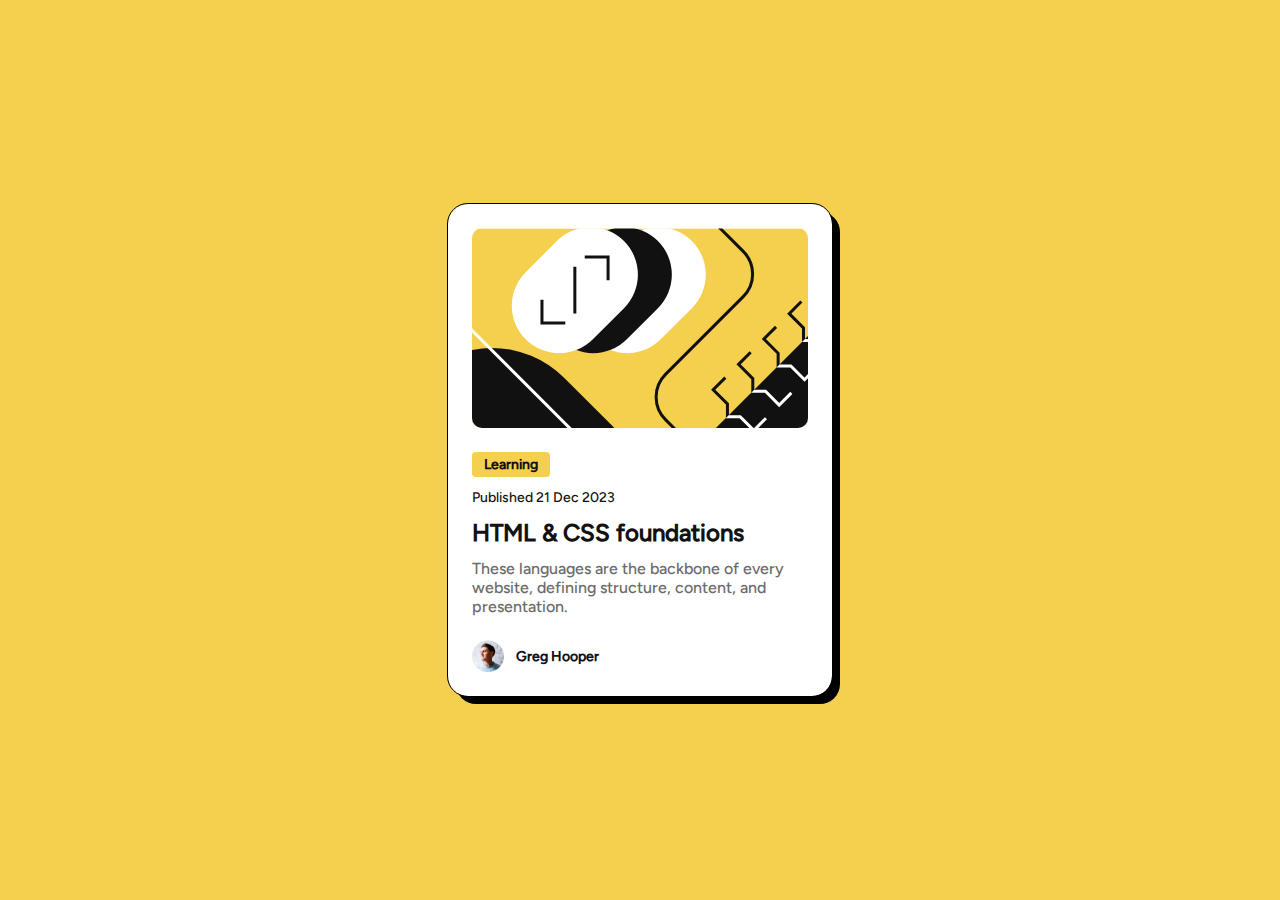
<file: blog-preview-card/index.html>
<!DOCTYPE html>
<html lang="en">
<head>
  <meta charset="UTF-8">
  <meta name="viewport" content="width=device-width, initial-scale=1.0">
  <meta name="description" content="Blog Card">
  <meta name="keywords" content="HTML, CSS">
  <meta name="author" content="Greg Hooper">
  <link rel="icon" type="image/png" sizes="32x32" href="./assets/images/favicon-32x32.png">
  <title>Frontend Mentor | Blog preview card</title>
  <link rel="stylesheet" href="style.css">
</head>
<body>

  <article id="blog-card">

    <div class="blog-card__wrapper">

      <header class="blog-card__header">

        <div class="blog-card__img-wrapper">
          <img class="blog-card__image" src="./assets/images/illustration-article.svg" alt="Blog Image">
        </div>
      
        <div class="blog-card__article-heading">
          <h1 class="blog-card__content-type">Learning</h1>
          <p class="blog-card__published-date">Published 21 Dec 2023</p>
          <h2 class="blog-card__title">HTML & CSS foundations</h2>
        </div>

      </header>
    
        <main class="blog-card__main-content">These languages are the backbone of every website, defining structure, content, and presentation.</main>

    </div>


      <footer class="blog-card__footer">

        <span class="blog-card__author-img-wrapper">
        <img class="blog-card__author-picture" src="./assets/images/image-avatar.webp" alt="Author Picture"> 
        </span>
        <strong class="blog-card__author-name">Greg Hooper</strong>

      </footer>

    </article>

</body>
</html>
</file>
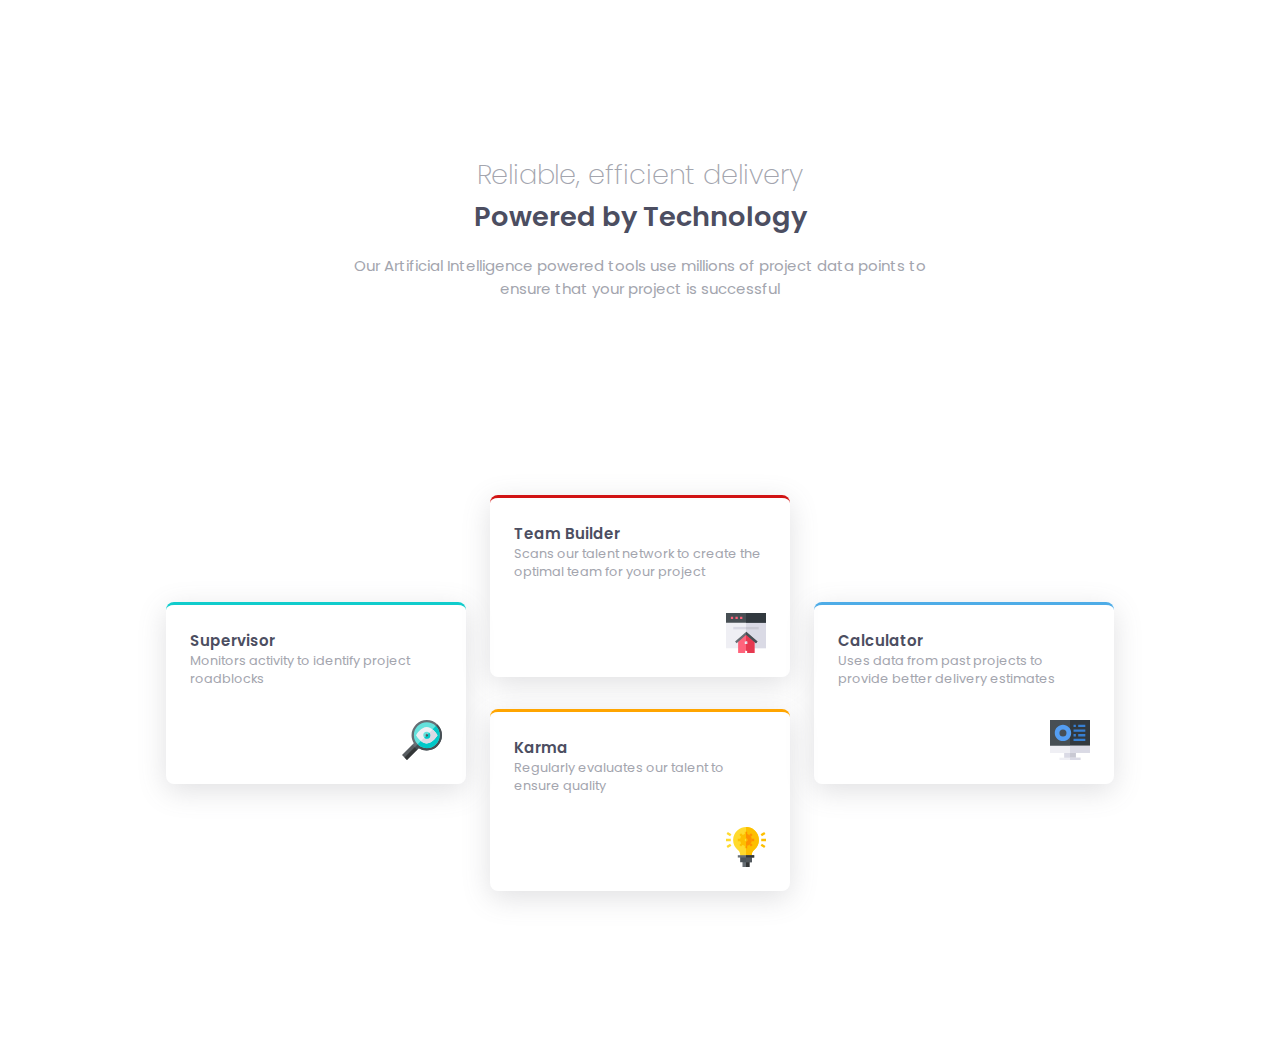
<file: four-card-feature-section/index.html>
<!DOCTYPE html>
<html lang="en">

<head>
  <meta charset="UTF-8">
  <meta name="viewport" content="width=device-width, initial-scale=1.0">
  <meta name="keywords" content="HTML, CSS, Javasript, Technology">
  <meta name="description" content="Our Artificial Intelligence powered tools use millions of project data points to ensure that your project is successful">

  <link rel="icon" type="image/png" sizes="32x32" href="./images/favicon-32x32.png">

  <title>Frontend Mentor | Four card feature section</title>

  <!-- CUSTOM STYLESHEET -->
  <link rel="stylesheet" href="style.css">
</head>

<body>
  <main>
    <div id="container">
      <div class="header__content">
        <div class="header">
          <h1 class="header__heading">Reliable, efficient delivery</h1>
          <span class="header__subheading">Powered by Technology</span>
        </div>

        <div class="intro">
          <p>
            Our Artificial Intelligence powered tools use millions of project data points
            to ensure that your project is successful
          </p>
        </div>

      </div>

      <div class="card-body">
        <div class="card card__column__one border-cyan">
          <div class="card__content">
            <h2>Supervisor</h2>
            <p>Monitors activity to identify project roadblocks
            </p>
          </div>
          <div class="icon icon-supervisor" aria-hidden="true"></div>
        </div>

        <div class="card-group">
        <div class="card card__column__two border-red">
          <div class="card__content">
            <h2>Team Builder</h2>
            <p>Scans our talent network to create the optimal team for your project</p>
          </div>
          <div class="icon icon-team-builder" aria-hidden="true"></div>
        </div>

        <div class="card card__column__three border-orange">
          <div class="card__content">
            <h2>Karma</h2>
            <p>Regularly evaluates our talent to ensure quality</p>
          </div>
          <div class="icon icon-karma" aria-hidden="true"></div>
        </div>
      </div>

        <div class="card card__column__four border-blue">
          <div class="card__content">
            <h2>Calculator</h2>
            <p>Uses data from past projects to provide better delivery estimates</p>
          </div>
          <div class="icon icon-calculator" aria-hidden="true"></div>
        </div>

      </div>
    </div>
  </main>
</body>

</html>
</file>
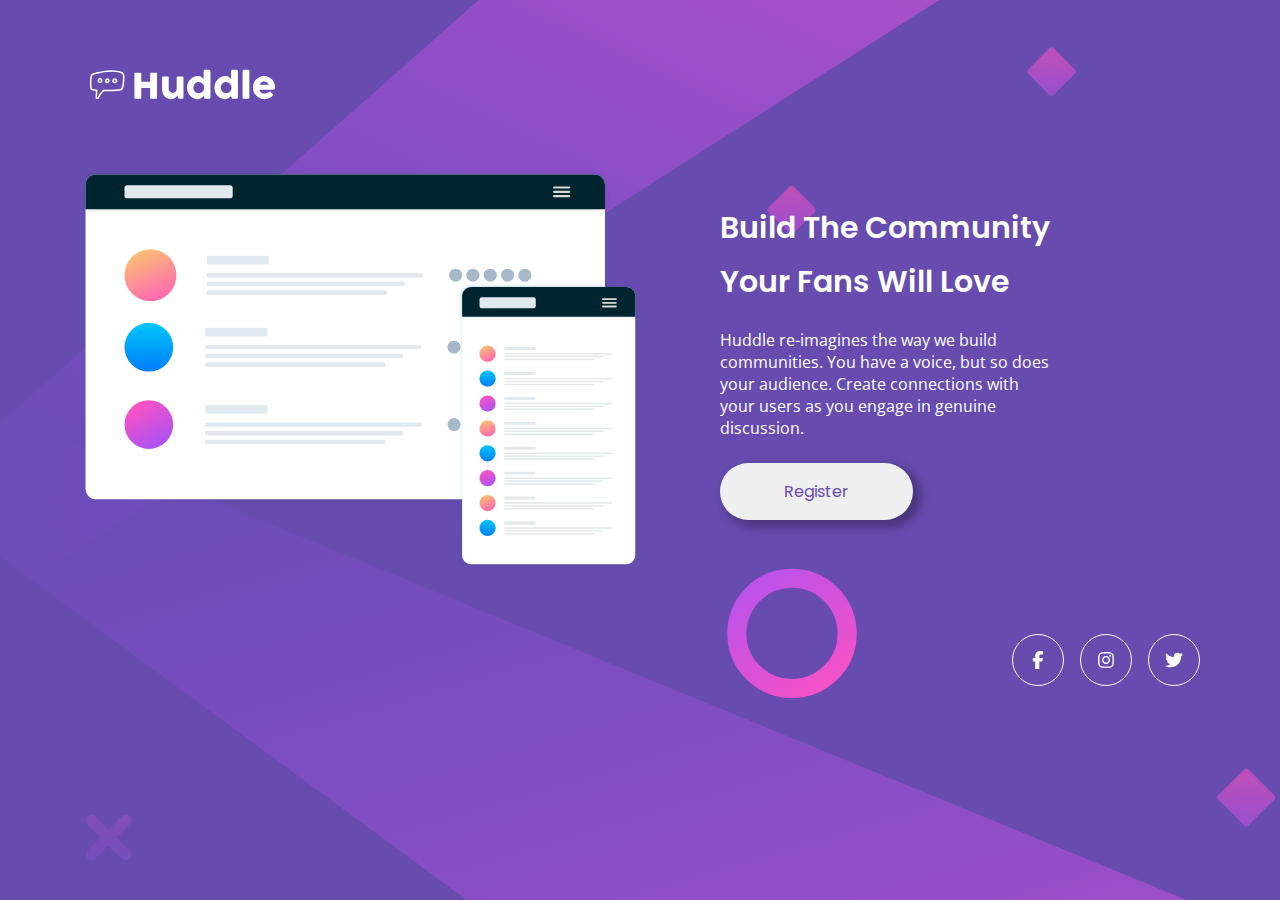
<file: huddle-landing-page-with-single-introductory-section/index.html>
<!DOCTYPE html>
<html lang="en">
<head>
  <meta charset="UTF-8">
  <meta name="viewport" content="width=device-width, initial-scale=1.0"> <!-- displays site properly based on user's device -->
  <meta name="description" content="Build The Community Your Fans Will Love">
  <meta name="keywords" content="Community, Fans Community, Connections, discussions">
  <meta name="publisher" content="Huddles">
  <meta name="author" content="Manish">

  <link rel="icon" type="image/png" sizes="32x32" href="./images/favicon-32x32.png">

  <title>Frontend Mentor | Huddle landing page with single introductory section</title>

  <link rel="stylesheet" href="./css/style.css">

</head>
<body>

  <header id="header" class="site-header container-sm container-md">
    <img src="./assets/images/logo.svg" alt="logo" width="200" height="200">
  </header>

  <main id="main" class="site-main container-sm container-md col-md col-sm">
    <div class="illustration-mockup">
      <img src="./assets/images/illustration-mockups.svg" alt="illustration-mockups">
    </div>

    <div class="main-content text-sm-center">
      <h1 class="heading">Build The Community Your Fans Will Love</h1>

      <p>
        Huddle re-imagines the way we build communities. You have a voice, but so does your audience. 
        Create connections with your users as you engage in genuine discussion.
      </p>

      <button class="btn-primary">Register</button>
    </div>
  </main>

  <footer id="footer" class="site-footer container-sm container-md">
    <ul class="socials">
      <li class="social-icon">
        <a href="https://www.facebook.com/" class="social-link" aria-label="facebook-link">
          <svg class="social-icon-svg" xmlns="http://www.w3.org/2000/svg" viewBox="0 0 320 512"><!--!Font Awesome Free 6.7.2 by @fontawesome - https://fontawesome.com License - https://fontawesome.com/license/free Copyright 2025 Fonticons, Inc.--><path d="M80 299.3V512H196V299.3h86.5l18-97.8H196V166.9c0-51.7 20.3-71.5 72.7-71.5c16.3 0 29.4 .4 37 1.2V7.9C291.4 4 256.4 0 236.2 0C129.3 0 80 50.5 80 159.4v42.1H14v97.8H80z"/></svg>
        </a>
      </li>
      <li class="social-icon">
        <a href="https://www.instagram.com/" class="social-link" aria-label="instagram-link">
          <svg class="social-icon-svg" xmlns="http://www.w3.org/2000/svg" viewBox="0 0 448 512"><!--!Font Awesome Free 6.7.2 by @fontawesome - https://fontawesome.com License - https://fontawesome.com/license/free Copyright 2025 Fonticons, Inc.--><path d="M224.1 141c-63.6 0-114.9 51.3-114.9 114.9s51.3 114.9 114.9 114.9S339 319.5 339 255.9 287.7 141 224.1 141zm0 189.6c-41.1 0-74.7-33.5-74.7-74.7s33.5-74.7 74.7-74.7 74.7 33.5 74.7 74.7-33.6 74.7-74.7 74.7zm146.4-194.3c0 14.9-12 26.8-26.8 26.8-14.9 0-26.8-12-26.8-26.8s12-26.8 26.8-26.8 26.8 12 26.8 26.8zm76.1 27.2c-1.7-35.9-9.9-67.7-36.2-93.9-26.2-26.2-58-34.4-93.9-36.2-37-2.1-147.9-2.1-184.9 0-35.8 1.7-67.6 9.9-93.9 36.1s-34.4 58-36.2 93.9c-2.1 37-2.1 147.9 0 184.9 1.7 35.9 9.9 67.7 36.2 93.9s58 34.4 93.9 36.2c37 2.1 147.9 2.1 184.9 0 35.9-1.7 67.7-9.9 93.9-36.2 26.2-26.2 34.4-58 36.2-93.9 2.1-37 2.1-147.8 0-184.8zM398.8 388c-7.8 19.6-22.9 34.7-42.6 42.6-29.5 11.7-99.5 9-132.1 9s-102.7 2.6-132.1-9c-19.6-7.8-34.7-22.9-42.6-42.6-11.7-29.5-9-99.5-9-132.1s-2.6-102.7 9-132.1c7.8-19.6 22.9-34.7 42.6-42.6 29.5-11.7 99.5-9 132.1-9s102.7-2.6 132.1 9c19.6 7.8 34.7 22.9 42.6 42.6 11.7 29.5 9 99.5 9 132.1s2.7 102.7-9 132.1z"/></svg>
        </a>
      </li>
      <li class="social-icon">
        <a href="https://x.com/" class="social-link" aria-label="twitter-link">
          <svg class="social-icon-svg" xmlns="http://www.w3.org/2000/svg" viewBox="0 0 512 512"><!--!Font Awesome Free 6.7.2 by @fontawesome - https://fontawesome.com License - https://fontawesome.com/license/free Copyright 2025 Fonticons, Inc.--><path d="M459.4 151.7c.3 4.5 .3 9.1 .3 13.6 0 138.7-105.6 298.6-298.6 298.6-59.5 0-114.7-17.2-161.1-47.1 8.4 1 16.6 1.3 25.3 1.3 49.1 0 94.2-16.6 130.3-44.8-46.1-1-84.8-31.2-98.1-72.8 6.5 1 13 1.6 19.8 1.6 9.4 0 18.8-1.3 27.6-3.6-48.1-9.7-84.1-52-84.1-103v-1.3c14 7.8 30.2 12.7 47.4 13.3-28.3-18.8-46.8-51-46.8-87.4 0-19.5 5.2-37.4 14.3-53 51.7 63.7 129.3 105.3 216.4 109.8-1.6-7.8-2.6-15.9-2.6-24 0-57.8 46.8-104.9 104.9-104.9 30.2 0 57.5 12.7 76.7 33.1 23.7-4.5 46.5-13.3 66.6-25.3-7.8 24.4-24.4 44.8-46.1 57.8 21.1-2.3 41.6-8.1 60.4-16.2-14.3 20.8-32.2 39.3-52.6 54.3z"/></svg>
        </a>
      </li>
    </ul>
  </footer>
  

</body>
</html>
</file>
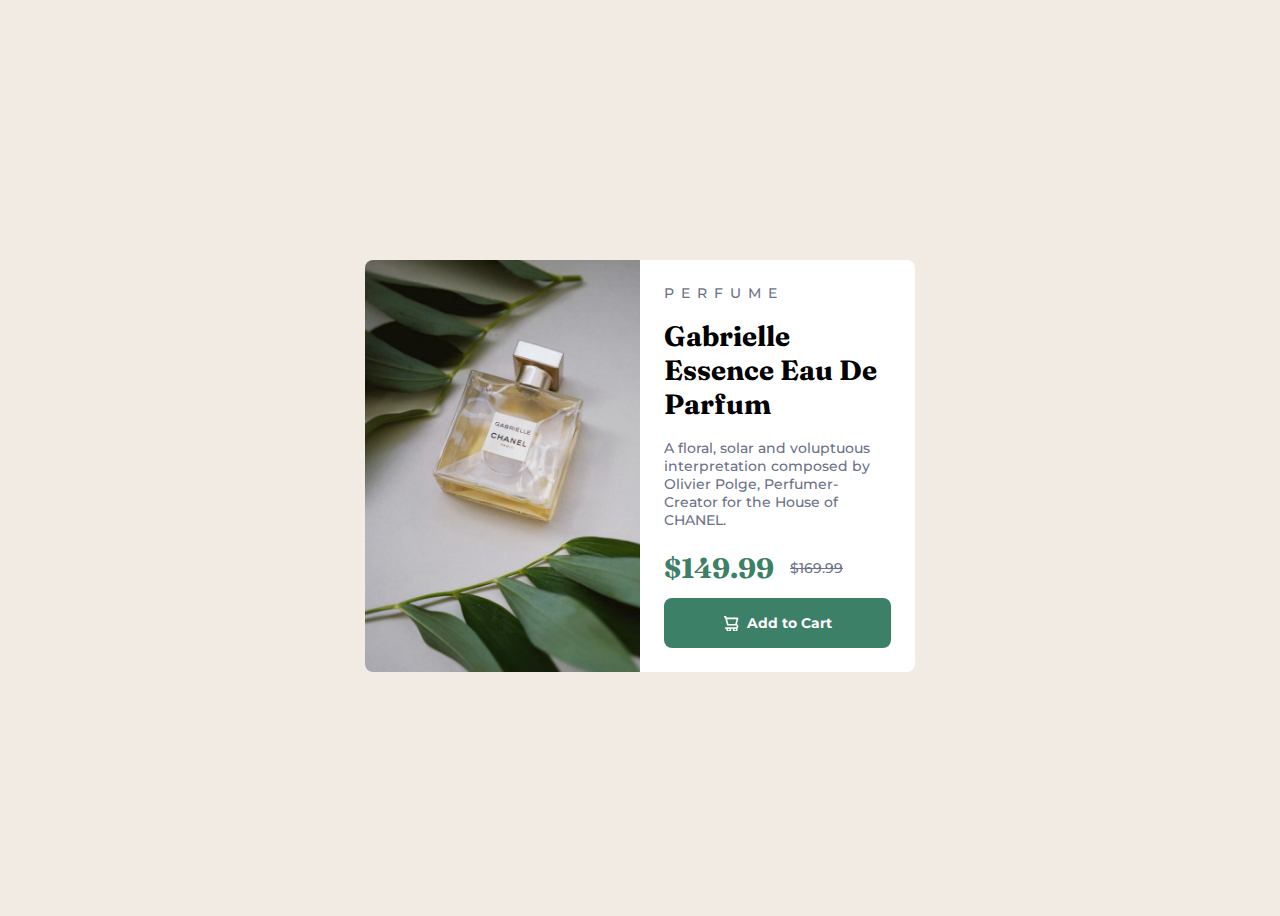
<file: product-preview-card-component/index.html>
<!DOCTYPE html>
<html lang="en">
<head>
  <meta charset="UTF-8">
  <meta name="viewport" content="width=device-width, initial-scale=1.0"> <!-- displays site properly based on user's device -->

  <link rel="icon" type="image/png" sizes="32x32" href="./images/favicon-32x32.png">
  <title>Product preview card component</title>
  <!-- Google Fonts -->
  <link rel="preconnect" href="https://fonts.googleapis.com">
  <link rel="preconnect" href="https://fonts.gstatic.com" crossorigin>
  <link href="https://fonts.googleapis.com/css2?family=Fraunces:ital,opsz,wght@0,9..144,100..900;1,9..144,100..900&family=Montserrat:ital,wght@0,100..900;1,100..900&display=swap" rel="stylesheet">

  <!-- Custom Stylesheet -->
  <link rel="stylesheet" href="style.css">

</head>
<body>

  <main id="container">
    <article class="product">
      <picture class="product__images">
        <source srcset="./images/image-product-desktop.jpg" media="(min-width: 600px)">
        <img src="./images/image-product-mobile.jpg" alt="Gabrielle Essense perfume bottle laying flat on a table with green leaves above and below it">
      </picture>

      <div class="product__content">
      <p class="product__category">Perfume</p>
      <h1 class="product__title">Gabrielle Essence Eau De Parfum</h1>
      <p>
        A floral, solar and voluptuous interpretation composed by Olivier Polge, 
        Perfumer-Creator for the House of CHANEL.

      <div class="flex-group">
        <p class="product__current__price">
          <span class="visually-hidden">Current Price:</span>
          $149.99
        </p>
        <p class="product__original__price">
          <span class="visually-hidden">Original Price:</span>
          <s>$169.99</s>
        </p>
      </div>

      <button class="button" data-icon="cart">
        Add to Cart
      </button>
    </div>
    </article>
  </main>

</body>
</html>
</file>
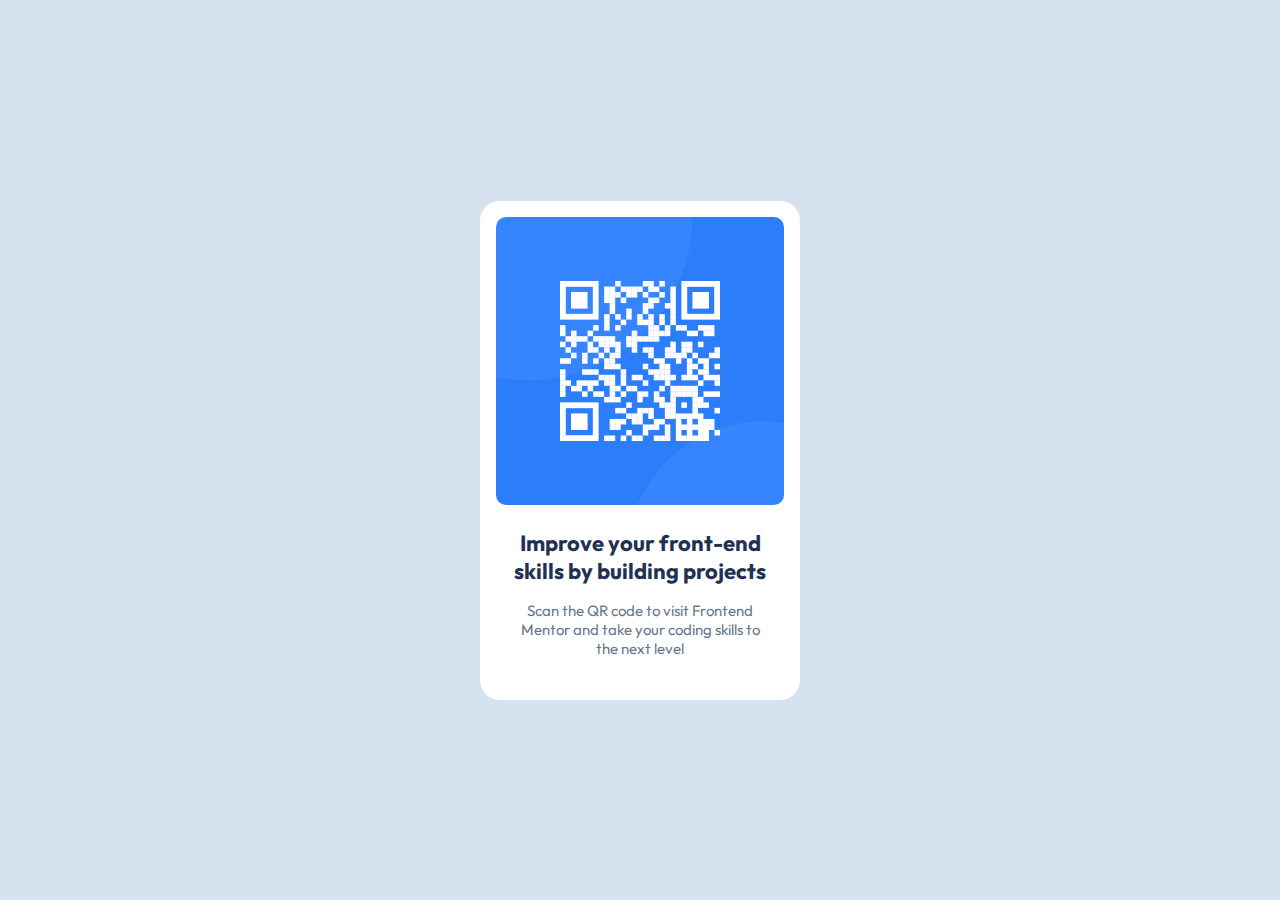
<file: qr-code-component/index.html>
<!DOCTYPE html>
<html lang="en">
<head>
  <meta charset="UTF-8">
  <meta name="viewport" content="width=device-width, initial-scale=1.0">
  <link rel="icon" type="image/png" sizes="32x32" href="./images/favicon-32x32.png">
  <title>QR code component</title>
  <link rel="stylesheet" href="style.css">
</head>
<body>

  <main id="container">
    <div class="img-wrapper">
      <img src="./images/image-qr-code.png" alt="QR Code">
    </div>
    <div class="text-wrapper">
      <h1>Improve your front-end skills by building projects</h1>
      <p>Scan the QR code to visit Frontend Mentor and take your coding skills to the next level</p>
    </div>
  </main>  

  <!-- <footer class="attribution">
    Challenge by <a href="https://www.frontendmentor.io?ref=challenge" target="_blank">Frontend Mentor</a>
    Coded by <a href="https://github.com/manish2120">Manish</a>
  </footer> -->
 
</body>
</html>
</file>
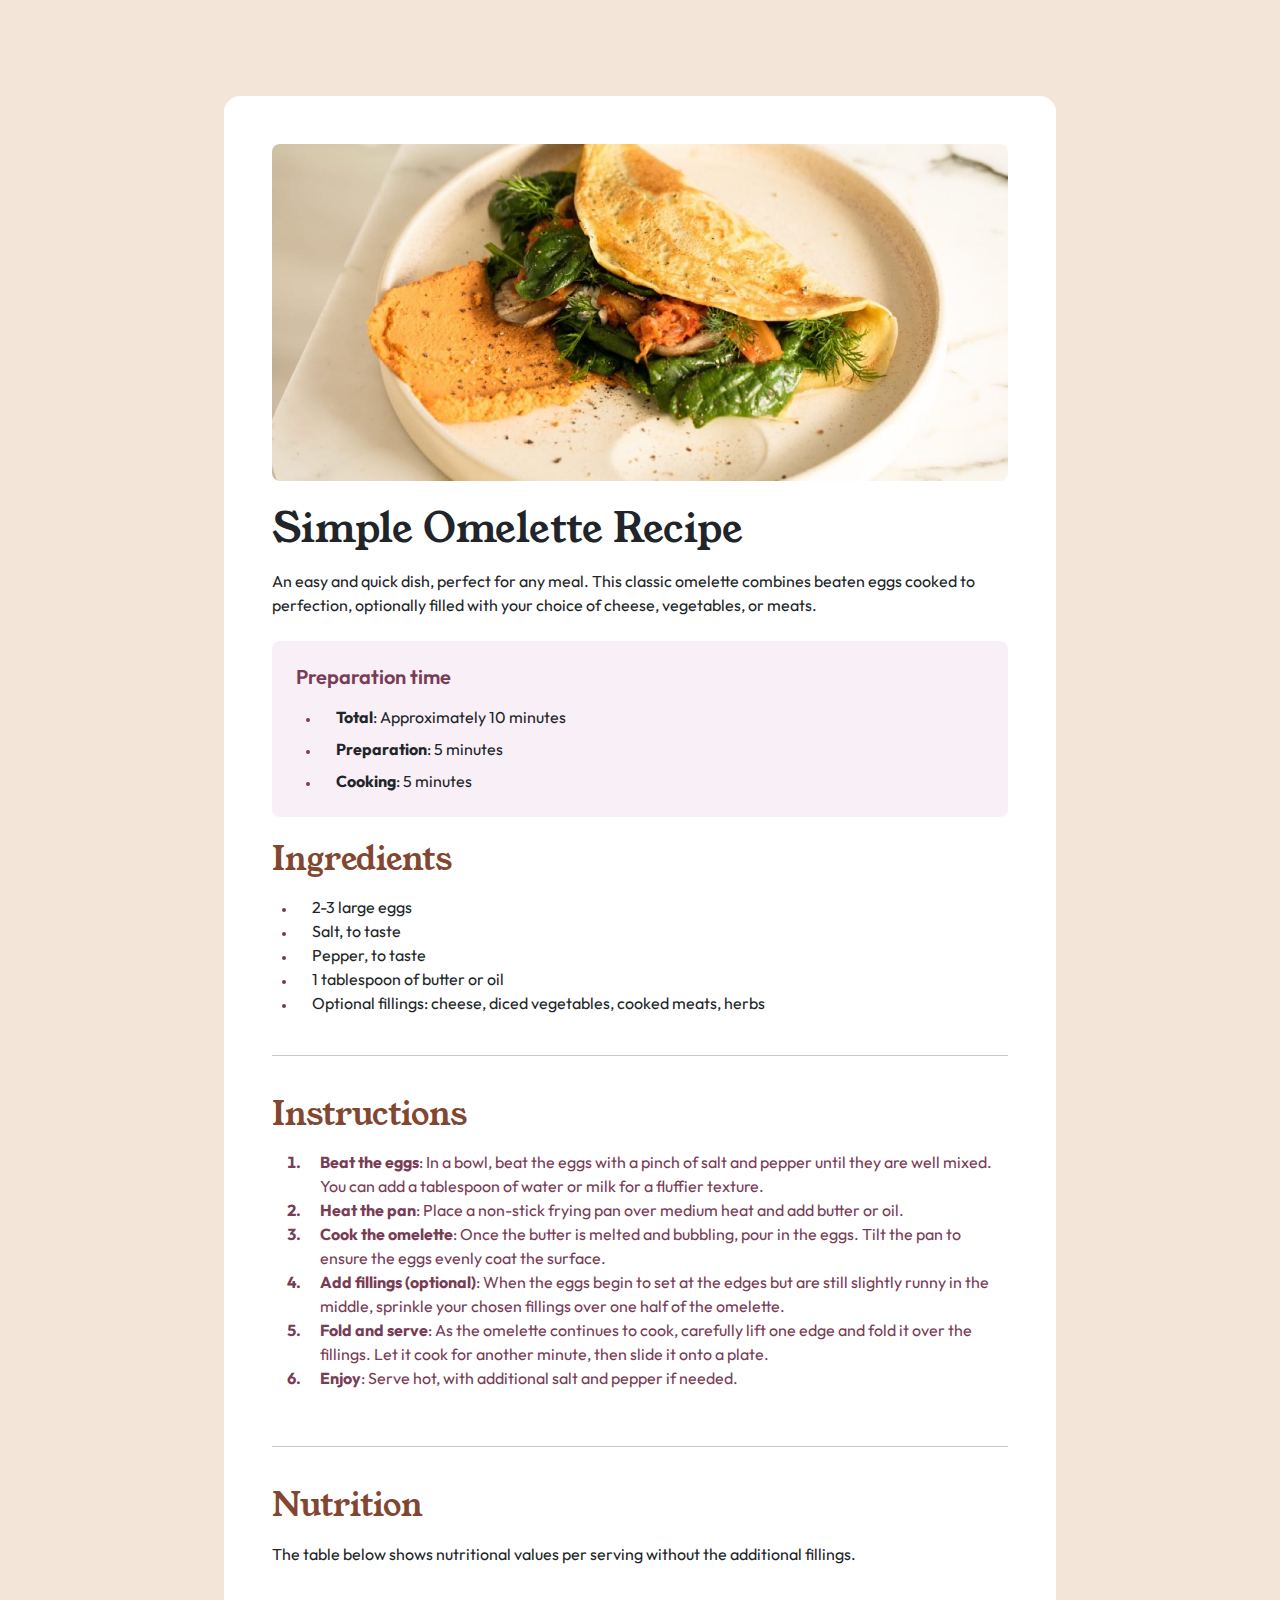
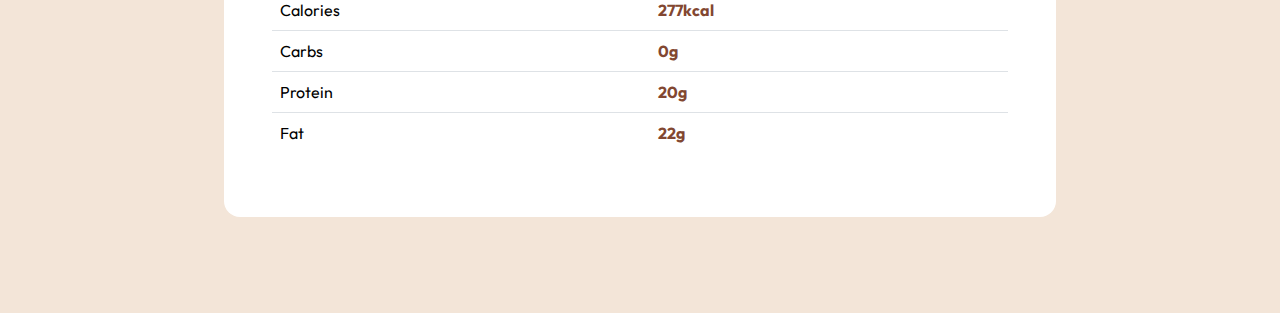
<file: recipe-page/index.html>
<!DOCTYPE html>
<html lang="en">
<head>
  <meta charset="UTF-8">
  <meta name="viewport" content="width=device-width, initial-scale=1.0">
  <meta name="description" content="Simple Omelette Recipe">
  <meta name="keywords" content="Omelette, Recipe, HTML, CSS, Bootstrap">

  <link rel="icon" type="image/png" sizes="32x32" href="./assets/images/favicon-32x32.png">
  
  <title>Simple Recipe page</title>
  <!-- CDN LINK -->
  <link href="https://cdn.jsdelivr.net/npm/bootstrap@5.3.3/dist/css/bootstrap.min.css" rel="stylesheet">

  <!-- CUSTOM STYLESHEETS  -->
  <link rel="stylesheet" href="utility.css">
 
</head>
<body class="custom-min-vh-100 custom-bg-beige custom-bg-light-sm d-flex justify-content-center align-items-center ff-youngserif-regular">

  <!-- BEGIN - CONTAINER -->
  <div class="container bg-white p-0 custom-min-vh-75 custom-min-vh-sm-100 custom-max-vw-75 custom-my-sm-6 rounded-4 rounded-sm-none d-grid gap-4">

    <!-- BEGIN - IMAGE WRAPPER -->
    <picture class="custom-img-padding">
      <img src="./assets/images/image-omelette.jpeg" alt="omelette-image" class="img-fluid custom-rounded-md-2">
    </picture>
    <!-- END - IMAGE WRAPPER -->

    <!-- BEGIN - HEADER -->
    <header class="d-flex flex-column gap-4 px-4 px-sm-5">

    <div class="d-flex flex-column gap-3">
    <h1>Simple Omelette Recipe</h1>
    <p class="ff-outfit-regular">An easy and quick dish, perfect for any meal. This classic omelette combines beaten eggs cooked to perfection, optionally filled with your choice of cheese, vegetables, or meats.</p>
    </div>

      <div class="custom-bg-light-pink ff-outfit-regular p-4 rounded-3">
        <h2 class="custom-text-dark-pink mb-3 fs-5 fw-semibold">Preparation time</h2>
        <ul class="custom-list d-flex flex-column justify-content-center gap-2">
          <li><b>Total</b>: Approximately 10 minutes</li>
          <li><b>Preparation</b>: 5 minutes</li>
          <li><b>Cooking</b>: 5 minutes</li>
        </ul>
      </div>

    </header>
    <!-- END - HEADER -->

    <!-- BEGIN - MAIN SECTION -->
    <main class="d-grid gap-4 px-4 px-sm-5">
      <section>
        <h2 class="custom-text-light-brown mb-3">Ingredients</h2>
        <ul class="ff-outfit-regular custom-list">
          <li>2-3 large eggs</li>
          <li>Salt, to taste</li>
          <li>Pepper, to taste</li>
          <li>1 tablespoon of butter or oil</li>
          <li>Optional fillings: cheese, diced vegetables, cooked meats, herbs</li>
        </ul>
      </section>
      
      <hr>

      <section>
        <h2 class="custom-text-light-brown mb-3">Instructions</h2>
        <ol class="ff-outfit-regular custom-list-type-number">
          <li> 
            <b>Beat the eggs</b>: 
            In a bowl, beat the eggs with a pinch of salt and pepper until they are well mixed. You can add a tablespoon of water or milk for a fluffier texture.</li>
          <li>
            <b>Heat the pan</b>: 
            Place a non-stick frying pan over medium heat and add butter or oil.
          </li>
          <li>
            <b>Cook the omelette</b>: 
            Once the butter is melted and bubbling, pour in the eggs. Tilt the pan to ensure the eggs evenly coat the surface.
          </li>
          <li>
            <b>Add fillings (optional)</b>: 
            When the eggs begin to set at the edges but are still slightly runny in the middle, sprinkle your chosen fillings over one half of the omelette.
          </li>
          <li>
            <b>Fold and serve</b>: 
            As the omelette continues to cook, carefully lift one edge and fold it over the fillings. Let it cook for another minute, then slide it onto a plate.
          </li>
          <li>
            <b>Enjoy</b>: 
            Serve hot, with additional salt and pepper if needed.
          </li>
        </ol>
      </section>

    </main>
    <!-- END - MAIN SECTION -->

    <hr class="mx-4 mx-sm-5">

    <!-- BEGIN - FOOTER -->
    <footer class="row-list px-4 pb-4 px-sm-5 pb-sm-5">
      <h2 class="custom-text-light-brown mb-3">Nutrition</h2>
      <div class="ff-outfit-regular">
      <p class="mb-4">The table below shows nutritional values per serving without the additional fillings.</p>

      <table class="table custom-table-data">
      <tr>
        <th>Calories</th>
        <td>277kcal</td>
      </tr>

      <tr>
        <th>Carbs</th>
        <td>0g</td>
      </tr>

      <tr>
        <th>Protein</th>
        <td>20g</td>
      </tr>

      <tr>
        <th>Fat</th>
        <td>22g</td>
      </tr>
    </table>
    </div>
    </footer>
    <!-- END - FOOTER -->

  </div>
  <!-- END - CONTAINER -->
  
</body>
</html>
</file>
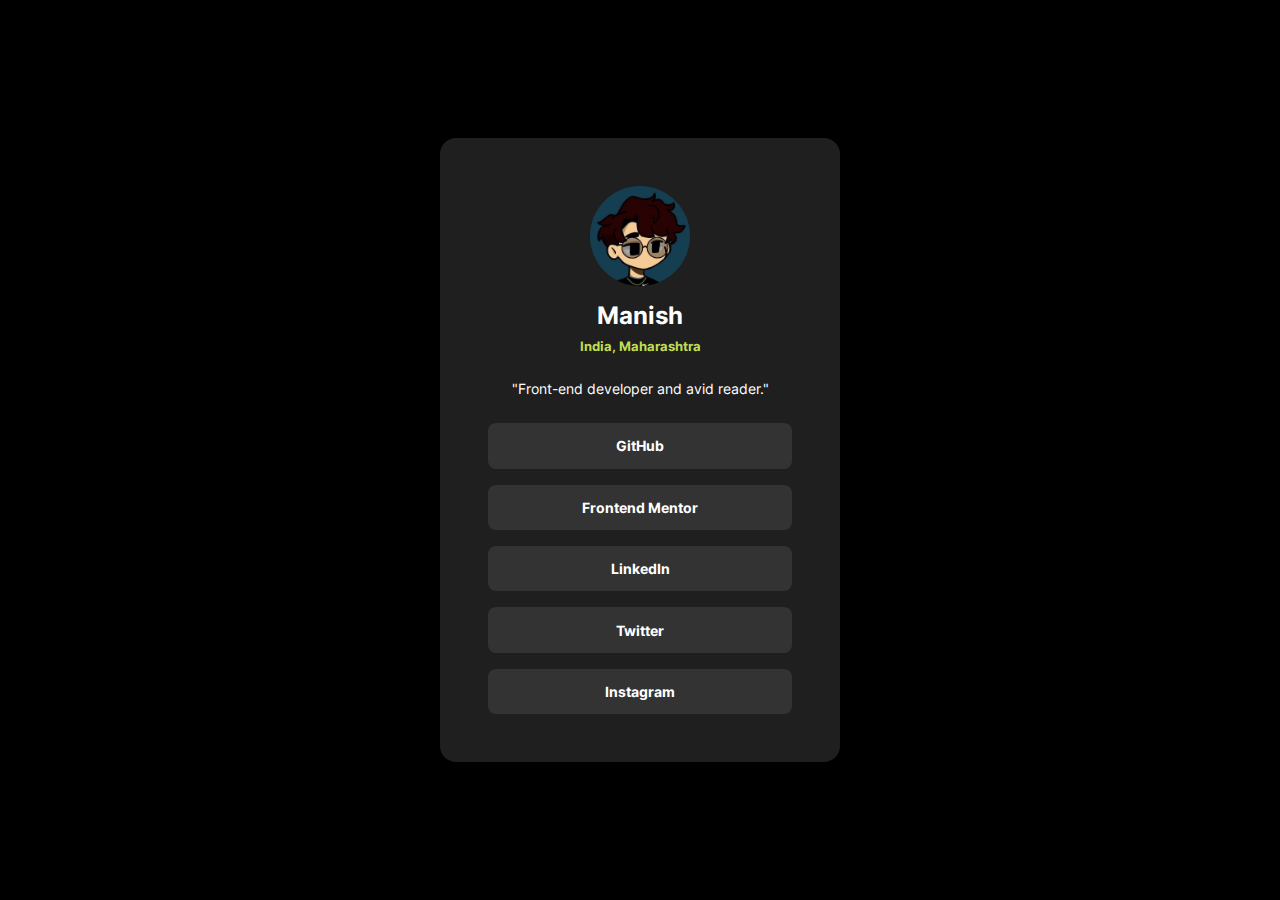
<file: social-links-profile/index.html>
<!DOCTYPE html>
<html lang="en">
<head>
  <meta charset="UTF-8">
  <meta name="viewport" content="width=device-width, initial-scale=1.0">
  <meta name="description" content="Social Links Profile">
  <meta name="keywords" content="HTML, CSS, social links, personal profile">

  <link rel="icon" type="image/png" sizes="32x32" href="./assets/images/favicon-32x32.png">
  
  <title>Frontend Mentor | Social links profile</title>

  <link href="https://cdn.jsdelivr.net/npm/bootstrap@5.3.3/dist/css/bootstrap.min.css" rel="stylesheet">

  <link rel="stylesheet" href="utility.css">

</head>
<body class="bg-black d-flex flex-column justify-content-center align-items-center vh-100">

  <div class="bg-dark-gray text-center ff-inter min-w-40 min-h-50 d-flex flex-column justify-content-center gap-3 rounded-4 p-5">
    <header class="d-flex flex-column align-items-center gap-3">
      <div class="img-wrapper overflow-hidden rounded-circle d-flex justify-content-center">
      <img src="./assets/images/my-avatar.jpg" alt="Avatar">
      </div>

      <div class="profile-intro">
      <h1 class="text-white fw-bold fs-4">Manish</h1>
      <h2 class="lime-green-color fs-x-small fw-bold">India, Maharashtra</h2>
      </div>
    </header>

    <main class="text-white pb-2 fs-small">"Front-end developer and avid reader."</main>

    <footer class="d-flex flex-column gap-3">
      <a href="https://github.com/manish2120" class="btn btn-light-gray fw-bold px-2 padding-block rounded-3 fs-small">GitHub</a>
      <a href="https://www.frontendmentor.io/profile/manish2120" class="btn btn-light-gray fw-bold px-2 padding-block rounded-3 fs-small">Frontend Mentor</a>
      <a href="https://www.linkedin.com/in/manish-chavan21" class="btn btn-light-gray fw-bold px-2 padding-block rounded-3 fs-small">LinkedIn</a>
      <a href="#" class="btn btn-light-gray fw-bold px-2 padding-block rounded-3 fs-small">Twitter</a>
      <a href="https://www.instagram.com/maxsoch_yt" class="btn btn-light-gray fw-bold px-2 padding-block rounded-3 fs-small">Instagram</a>
    </footer>
  </div>  
  
</body>
</html>
</file>
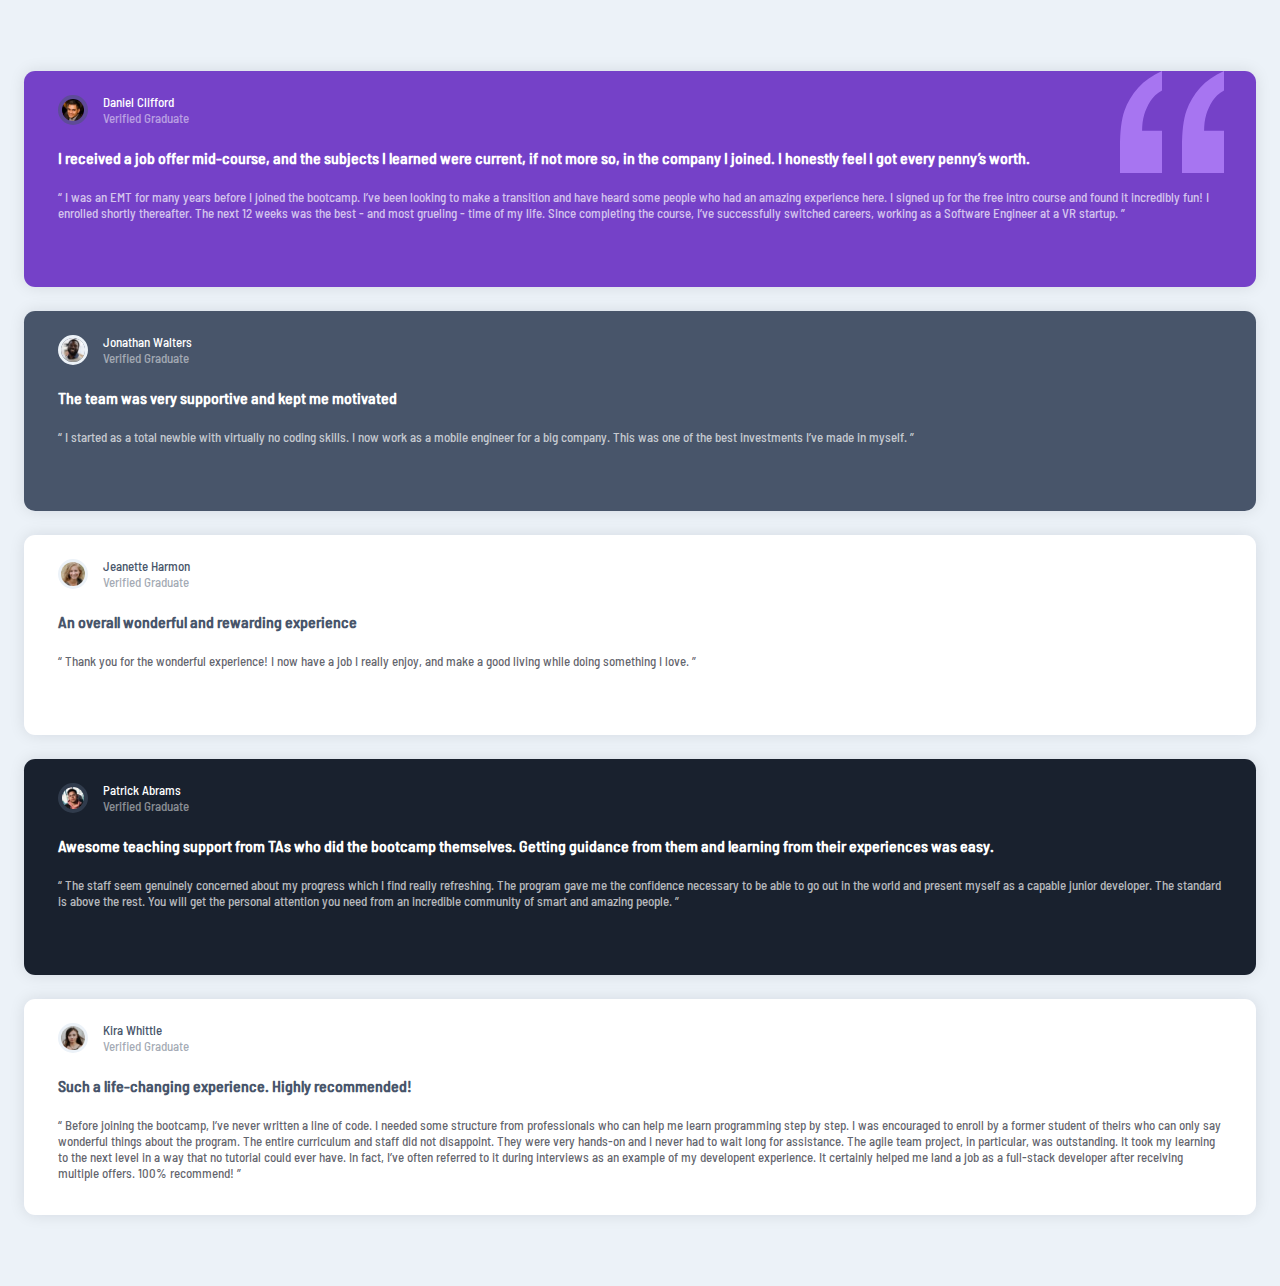
<file: testimonials-grid-section/index.html>
<!DOCTYPE html>
<html lang="en">

<head>
  <meta charset="UTF-8">
  <meta name="viewport" content="width=device-width, initial-scale=1.0">
  <meta name="keywords" content="HTML, CSS, Testimonials">
  <meta name="description" content="Testimonials">
  <link rel="icon" type="image/png" sizes="32x32" href="./images/favicon-32x32.png">
  <title>Frontend Mentor | Testimonials Grid Section</title>
  <!-- BEGINS::CSS -->
  <link rel="stylesheet" href="style.css">
  <!-- ENDS::CSS -->
</head>

<body>
  <main id="container">
    <!-- BEGINS::CARD ONE -->
    <article class="card">
      <cite class="author-details">
        <div class="group-masked-img">
          <img class="author-picture" src="./images/image-daniel.jpg" alt="profile-picture">
        </div>
        <img class="quotes" src="./images/bg-pattern-quotation.svg" alt="">
        <div>
          <p class="author-name">Daniel Clifford</p>
          <span class="author-status">Verified Graduate</span>
        </div>
      </cite>

      <h1 class="review-summary">
        I received a job offer mid-course, and the subjects I learned were current, if not more so,
        in the company I joined. I honestly feel I got every penny’s worth.
      </h1>

      <blockquote class="review">
        “ I was an EMT for many years before I joined the bootcamp. I’ve been looking to make a
        transition and have heard some people who had an amazing experience here. I signed up
        for the free intro course and found it incredibly fun! I enrolled shortly thereafter.
        The next 12 weeks was the best - and most grueling - time of my life. Since completing
        the course, I’ve successfully switched careers, working as a Software Engineer at a VR startup. ”
      </blockquote>
    </article>
    <!-- ENDS::CARD ONE -->

    <!-- BEGINS::CARD TWO -->
    <article class="card">
      <cite class="author-details">
        <div class="group-masked-img">
          <img class="author-picture" src="./images/image-jonathan.jpg" alt="profile-picture">
        </div>
        <div>
          <p class="author-name">Jonathan Walters</p>
          <span class="author-status">Verified Graduate</span>
        </div>
      </cite>

      <h1 class="review-summary">
        The team was very supportive and kept me motivated
      </h1>
      <blockquote class="review">
        “ I started as a total newbie with virtually no coding skills. I now work as a mobile engineer
        for a big company. This was one of the best investments I’ve made in myself. ”
      </blockquote>
    </article>
    <!-- ENDS::CARD TWO -->

    <!-- ENDS::CARD THREE -->
    <article class="card">
      <cite class="author-details">
        <div class="group-masked-img">
          <img class="author-picture" src="./images/image-jeanette.jpg" alt="profile-picture">
        </div>
        <div>
          <p class="author-name">Jeanette Harmon</p>
          <span class="author-status">Verified Graduate</span>
        </div>
      </cite>

      <h1 class="review-summary">
        An overall wonderful and rewarding experience
      </h1>

      <blockquote class="review">
        “ Thank you for the wonderful experience! I now have a job I really enjoy, and make a good living
        while doing something I love. ”
      </blockquote>
    </article>
    <!-- ENDS::CARD THREE -->

    <!-- BEGINS::CARD FOUR -->
    <article class="card">
      <cite class="author-details">
        <div class="group-masked-img">
          <img  class="author-picture"  src="./images/image-patrick.jpg" alt="profile-picture">
        </div>
        <div>
          <p class="author-name">Patrick Abrams</p>
          <span class="author-status">Verified Graduate</span>
        </div>
      </cite>

      <h1 class="review-summary">
        Awesome teaching support from TAs who did the bootcamp themselves. Getting guidance from them and
        learning from their experiences was easy.
      </h1>

      <blockquote class="review">
        “ The staff seem genuinely concerned about my progress which I find really refreshing. The program
        gave me the confidence necessary to be able to go out in the world and present myself as a capable
        junior developer. The standard is above the rest. You will get the personal attention you need from
        an incredible community of smart and amazing people. ”
      </blockquote>
    </article>
    <!-- ENDS::CARD FOUR -->

    <!-- BEGINS::CARD FIVE -->
    <article class="card">
      <cite class="author-details">
        <div class="group-masked-img">
          <img  class="author-picture"  src="./images/image-kira.jpg" alt="profile-picture">
        </div>
        <div>
          <p class="author-name">Kira Whittle</p>
          <span class="author-status">Verified Graduate</span>
        </div>
      </cite>

      <h1 class="review-summary">
        Such a life-changing experience. Highly recommended!
      </h1>

      <blockquote class="review">
        “ Before joining the bootcamp, I’ve never written a line of code. I needed some structure from
        professionals who can help me learn programming step by step. I was encouraged to enroll by a former
        student of theirs who can only say wonderful things about the program. The entire curriculum and staff
        did not disappoint. They were very hands-on and I never had to wait long for assistance. The agile team
        project, in particular, was outstanding. It took my learning to the next level in a way that no tutorial
        could ever have. In fact, I’ve often referred to it during interviews as an example of my developent
        experience. It certainly helped me land a job as a full-stack developer after receiving multiple offers.
        100% recommend! ”
      </blockquote>
    </article>
    <!-- ENDS::CARD FIVE -->
 
  </main>

</body>

</html>
</file>
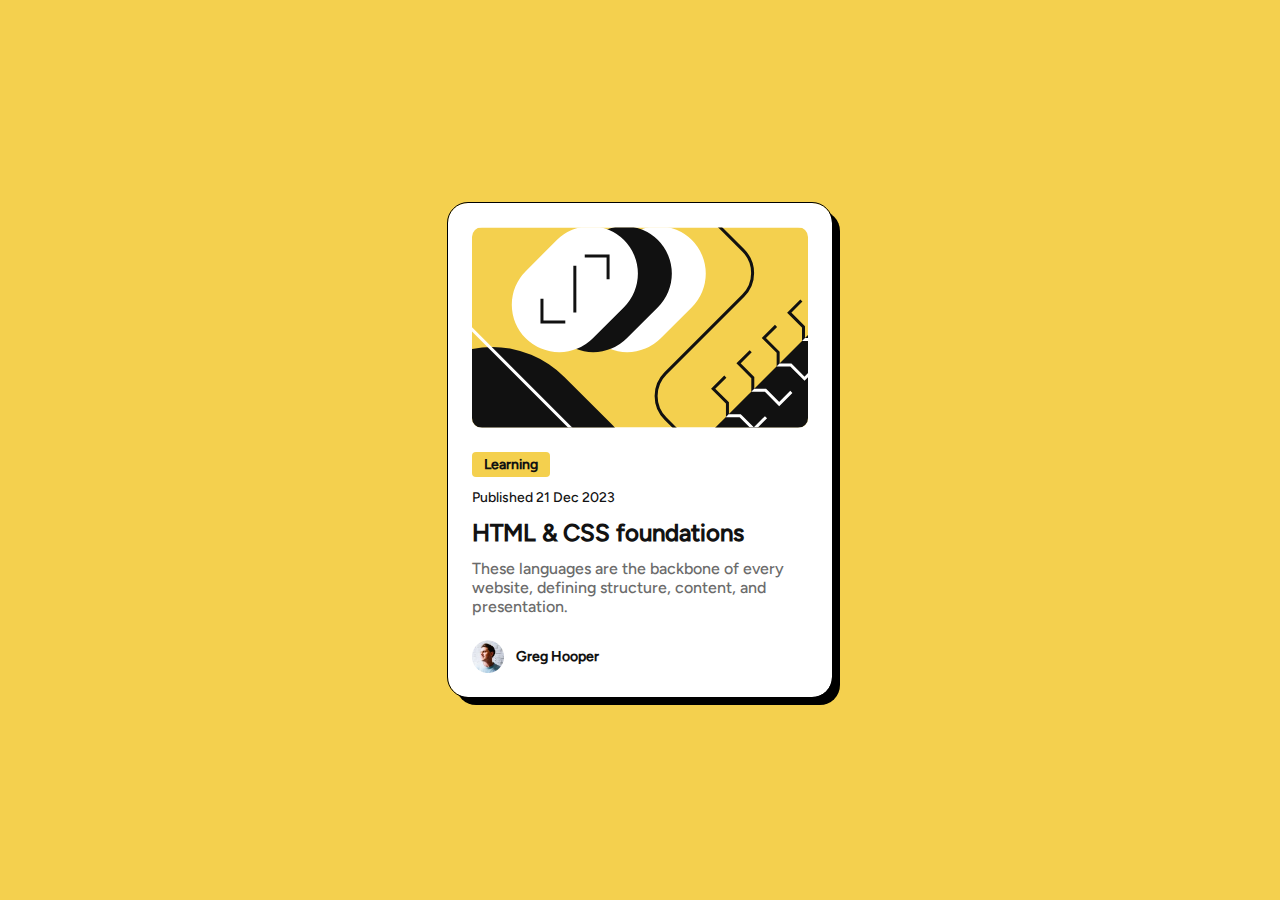
<file: blog-preview-card/blog-preview-card-main/index.html>
<!DOCTYPE html>
<html lang="en">
<head>
  <meta charset="UTF-8">
  <meta name="viewport" content="width=device-width, initial-scale=1.0">
  <meta name="description" content="Blog Card">
  <meta name="keywords" content="HTML, CSS">
  <meta name="author" content="Greg Hooper">
  <link rel="icon" type="image/png" sizes="32x32" href="./assets/images/favicon-32x32.png">
  <title>Frontend Mentor | Blog preview card</title>
  <link rel="stylesheet" href="style.css">
</head>
<body>

  <article id="blog-card">

    <div class="blog-card__img-wrapper">
      <img class="blog-card__image" src="./assets/images/illustration-article.svg" alt="Blog Image">
    </div>
    
    <div class="articleInfo">
      <header class="blog-card__content-type">Learning</header>
      <p class="blog-card__published-date">Published 21 Dec 2023</p>
      <h1 class="blog-card__title">HTML & CSS foundations</h1>
      
      <main class="blog-card__main-content">These languages are the backbone of every website, defining structure, content, and presentation.</main>

    </div>

      <footer class="blog-card-footer">
        <span class="blog-card-footer__author-img-wrapper">
        <img class="blog-card-footer__author-picture" src="./assets/images/image-avatar.webp" alt="Author Picture"> 
        </span>
        <strong class="blog-card__author-name">Greg Hooper</strong>
      </footer>

    </article>

</body>
</html>
</file>
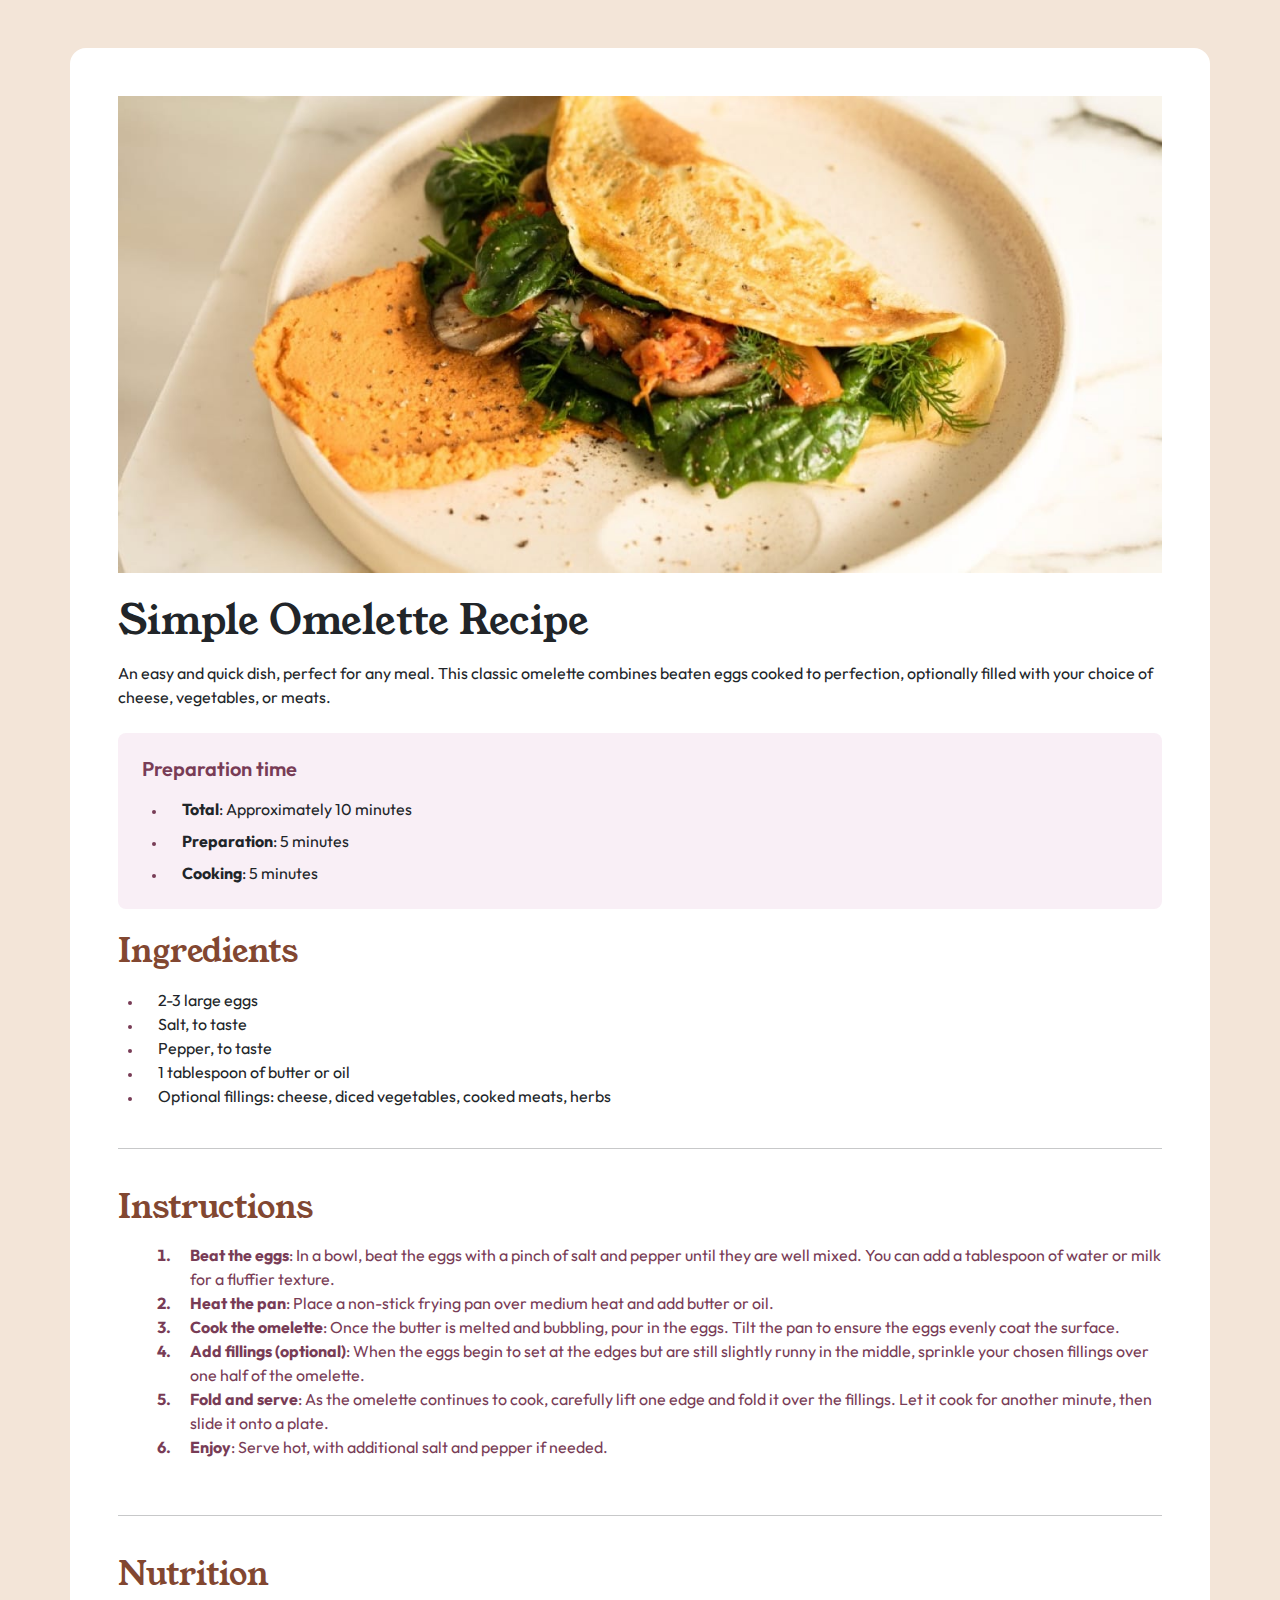
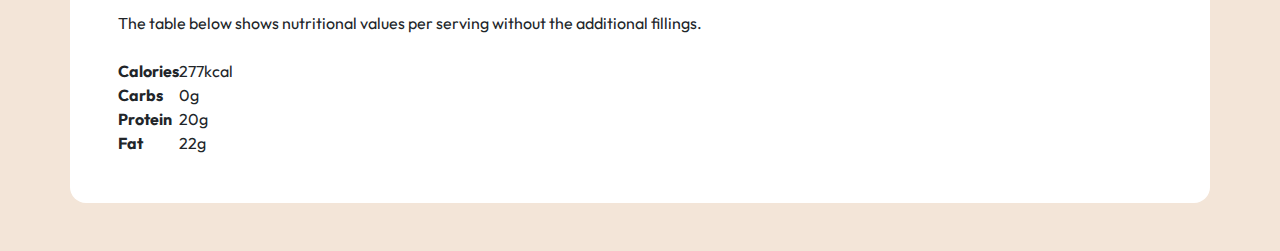
<file: recipe-page/recipe-page/index.html>
<!DOCTYPE html>
<html lang="en">
<head>
  <meta charset="UTF-8">
  <meta name="viewport" content="width=device-width, initial-scale=1.0">
  <meta name="description" content="Simple Omelette Recipe">
  <meta name="keywords" content="Omelette, Recipe, HTML, CSS, Bootstrap">

  <link rel="icon" type="image/png" sizes="32x32" href="./assets/images/favicon-32x32.png">
  
  <title>Simple Recipe page</title>
  <link href="https://cdn.jsdelivr.net/npm/bootstrap@5.3.3/dist/css/bootstrap.min.css" rel="stylesheet">

  <link rel="stylesheet" href="utility.css">
 
</head>
<body class="custom-min-vh-100 custom-bg-beige custom-bg-light-sm d-flex justify-content-center align-items-center ff-youngserif-regular">

  <div class="container bg-white custom-min-vh-75 custom-min-vh-sm-100 p-4  p-sm-5 my-sm-5 py-4 rounded-4 rounded-sm-none d-grid gap-4">
    <header class="d-flex flex-column gap-4">
    <picture class="overflow-visible-sm rounded-3">
      <img src="./assets/images/image-omelette.jpeg" class="img-fluid">
    </picture>

    <div class="d-flex flex-column gap-3">
    <h1>Simple Omelette Recipe</h1>
    <p class="ff-outfit-regular">An easy and quick dish, perfect for any meal. This classic omelette combines beaten eggs cooked to perfection, optionally filled with your choice of cheese, vegetables, or meats.</p>
    </div>

      <div class="custom-bg-light-pink ff-outfit-regular p-4 rounded-3">
        <h2 class="custom-text-dark-pink mb-3 fs-5 fw-semibold">Preparation time</h2>
        <ul class="custom-list d-flex flex-column justify-content-center gap-2">
          <li><b>Total</b>: Approximately 10 minutes</li>
          <li><b>Preparation</b>: 5 minutes</li>
          <li><b>Cooking</b>: 5 minutes</li>
        </ul>
      </div>

    </header>

    <main class="d-grid gap-4">
      <section>
        <h2 class="custom-text-light-brown mb-3">Ingredients</h2>
        <ul class="ff-outfit-regular custom-list">
          <li>2-3 large eggs</li>
          <li>Salt, to taste</li>
          <li>Pepper, to taste</li>
          <li>1 tablespoon of butter or oil</li>
          <li>Optional fillings: cheese, diced vegetables, cooked meats, herbs</li>
        </ul>
      </section>
      
      <hr>

      <section>
        <h2 class="custom-text-light-brown mb-3">Instructions</h2>
        <ol class="ff-outfit-regular custom-list-type-number custom-list-type-number">
          <li> 
            <b>Beat the eggs</b>: 
            In a bowl, beat the eggs with a pinch of salt and pepper until they are well mixed. You can add a tablespoon of water or milk for a fluffier texture.</li>
          <li>
            <b>Heat the pan</b>: 
            Place a non-stick frying pan over medium heat and add butter or oil.
          </li>
          <li>
            <b>Cook the omelette</b>: 
            Once the butter is melted and bubbling, pour in the eggs. Tilt the pan to ensure the eggs evenly coat the surface.
          </li>
          <li>
            <b>Add fillings (optional)</b>: 
            When the eggs begin to set at the edges but are still slightly runny in the middle, sprinkle your chosen fillings over one half of the omelette.
          </li>
          <li>
            <b>Fold and serve</b>: 
            As the omelette continues to cook, carefully lift one edge and fold it over the fillings. Let it cook for another minute, then slide it onto a plate.
          </li>
          <li>
            <b>Enjoy</b>: 
            Serve hot, with additional salt and pepper if needed.
          </li>
        </ol>
      </section>

    </main>

    <hr>

    <footer class="row-list">
      <h2 class="custom-text-light-brown mb-3">Nutrition</h2>
      <div class="ff-outfit-regular">
      <p class="mb-4">The table below shows nutritional values per serving without the additional fillings.</p>

      <table>
      <tr>
        <th>Calories</th>
        <td>277kcal</td>
      </tr>

      <tr>
        <th>Carbs</th>
        <td>0g</td>
      </tr>

      <tr>
        <th>Protein</th>
        <td>20g</td>
      </tr>

      <tr>
        <th>Fat</th>
        <td>22g</td>
      </tr>
    </table>
    </div>
    </footer>
  </div>  
  
</body>
</html>
</file>
<file: social-links-profile/utility.css>
@font-face {
  font-display: swap;
  font-family: 'Inter';
  font-style: normal;
  src: url('./assets/fonts/Inter-VariableFont_slnt,wght.ttf') format('truetype');
}

.padding-block {
  padding-block: 0.7rem;
}

/* custom colors */
.lime-green-color {
  color: #C1DE51;
}

/* custom buttons */
.btn-light-gray {
  background-color: #333333;
  color: #fff;
}

.btn-light-gray:hover {
  background-color: #C1DE51;
  color: #000;
}

/* custom background color */
.bg-light-black {
  background-color: #141414;
}

.bg-dark-gray {
  background-color: #1F1F1F;
}

/* custom font family */
.ff-inter {
  font-family: 'Inter', sans-serif;
}

/* custom font styles */
.fs-x-small {
  font-size: 0.8125rem;
}
.fs-small {
  font-size: 0.875rem;
}

.fs-large {
  font-size: 1.0625rem;
}

/* cutom width */
.min-w-40 {
  min-width: 400px;
}

/* custom height */
.min-h-50 {
  min-height: 550px;
}

/* custom styles */
.img-wrapper {
  width: 100px;
  height: 100px;
}

/* media queries */
@media screen and (max-width: 375px) {
  .bg-black {
    min-width: 100%;
  }

  .min-w-40 {
    min-width: 300px;
  }
}
</file>
<file: blog-preview-card/style.css>
/* ------ BEGIN - CSS RESET ------- */

*, *::before, *::after {
  margin: 0;
  padding: 0;
  box-sizing: border-box;
}


img {
  display: block;
  max-width: 100%;
  height: auto;
}

/* ------ END - CSS RESET ------- */

/* ------- BEGIN - SELF HOSTING FONT STYLES ------- */

@font-face {
  font-display: swap;
  font-family: 'Figtree-normal';
  font-style: normal;
  src: url('./assets/fonts/my-fonts/figtree-v6-latin/figtree-v6-latin-500.woff2') format('woff2');
}

@font-face {
  font-display: swap;
  font-family: 'Figtree-italic';
  font-style: normal;
  src: url('./assets/fonts/Figtree-Italic-VariableFont_wght.ttf') format('ttf');
}

/* ------- END - SELF HOSTING FONT STYLES ------- */

/* ------- BEGIN - VARIABLES --------- */

:root {
  /* colors */
  --gray-950: hsl(0, 0%, 7%);
  --gray-500: hsl(0, 0%, 42%);

  /* background colors */
  --bg-white: hsl(0, 0%, 100%);
  --bg-primary-yellow: hsl(47, 88%, 63%);
  
  /* font weights */
  --ff-medium-500: 500;
  --ff-extra-bold-800: 800;

  /* font size */
  --fs-small: 0.875rem;
  --fs-medium: 1rem;
  --fs-large: 1.5rem;
}

/* ------- END - VARIABLES --------- */

/* -------- BEGIN - MAIN STYLING -------- */

body {
  min-height: 100vh;
  background-color: var(--bg-primary-yellow);
  display: grid;
  place-items: center;
  gap: 24px;
}

#blog-card {
  max-width: 384px;
  max-height: 522px;
  border-radius: 20px;
  outline: 1px solid #000000;
  box-shadow: 8px 8px 0 0 #000000;
  padding: 24px;
  display: grid;
  gap: 24px;
  font-size: var(--fs-small);
  color: var(--gray-950);
  background-color: var(--bg-white);
  font-family: 'Figtree-normal', Arial, Helvetica, sans-serif;
}

.blog-card__wrapper {
  display: grid;
  gap: 12px;
}

.blog-card__header {
  display: grid;
  gap: 24px;
}

.blog-card__img-wrapper {
  max-width: 336px;
  max-height: 200px;
  overflow: hidden;
  border-radius: 10px;
}

.blog-card__article-heading {
  display: grid;
  grid-template-columns: auto;
  gap: 12px;
}

.blog-card__content-type {
  font-size: var(--fs-small);
  font-weight: var(--ff-extra-bold-800);
  justify-self: start;
  display: inline-block;
  padding-inline: 12px;
  padding-block: 4px;
  background-color: var(--bg-primary-yellow);
  border-radius: 4px;
}

.blog-card__published-date {
  font-weight: var(--ff-medium-500);
  font-size: var(--fs-small);
}

.blog-card__title {
  font-size: var(--fs-large);
  font-weight: var(--ff-extra-bold-800);
  transition: color linear 0.2s;
  cursor: pointer;
}

.blog-card__title:hover {
  color: hsl(47, 88%, 63%);
}

.blog-card__main-content {
  font-size: initial;
  color: var(--gray-500);
  font-weight: var(--ff-medium-500);
  font-size: var(--fs-medium);
}

.blog-card__footer {
  display: flex;
  column-gap: 12px;
  align-items: center;
  font-weight: var(--ff-extra-bold-800);
  font-size: var(--fs-small);
}

.blog-card__author-img-wrapper {
  width: 32px;
  overflow: hidden;
}

.blog-card__author-name {
  cursor: pointer;
  transition: color linear 0.2s;
}

.blog-card__author-name:hover {
  color: hsl(47, 88%, 63%);
}

/* -------- END - MAIN STYLING -------- */

@media screen and (max-width: 375px) {
  .blog-card {
    max-width: 327px;
    max-height: 501px;
  }

  .blog-card__img-wrapper {
    min-width: 279px;
  }
}
</file>
<file: four-card-feature-section/style.css>
/* CSS RESET */
*, *::before, *::after {
  margin: 0;
  padding: 0;
  box-sizing: border-box;
}

p, h1, h2, h3, h4, h5 {
  margin: 0;
  padding: 0; 
}

button, input, select, textarea {
  font: inherit;
}

img, picture {
  max-inline-size: 100%;
  block-size: auto;
}

/* ROOT VARIABLES */
:root {
  /* colors */
  --clr-primary-red: hsl(0, 78%, 62%);
  --clr-primary-cyan: hsl(180, 62%, 55%);
  --clr-primary-orange: hsl(34, 97%, 64%);
  --clr-primary-blue: hsl(212, 86%, 64%);
  --clr-neutral-dark-blue: hsl(234, 12%, 34%);
  --clr-neutral-grayish-blue: hsl(229, 6%, 66%);
  --clr-neutral-light-blue: hsl(0, 0%, 98%);

  /* font family */
  --ff-poppins: 'Poppins', sans-serif;

  /* font size*/
  --fs-small: 0.8rem;
  --fs-base: 15px;
  --fs-medium: 1.5rem;
  --fs-large: 1.7rem;

  /* font weights */
  --fw-thin: 200;
  --fw-regular: 400;
  --fw-semibold: 600;
}

/* BEGIN - FONTS */
@font-face {
  font-display: swap;
  font-family: 'Poppins';
  font-style: normal;
  font-weight: 200;
  src: url('./fonts/poppins-v21-latin-200.woff2');
}

@font-face {
  font-display: swap;
  font-family: 'Poppins';
  font-style: normal;
  font-weight: 400;
  src: url('./fonts/poppins-v21-latin-regular.woff2');
}

@font-face {
  font-display: swap;
  font-family: 'Poppins';
  font-style: normal;
  font-weight: 600;
  src: url('./fonts/poppins-v21-latin-600.woff2');
}
/* END - FONTS */

/* BEGIN - MAIN STYLING */
body {
  font-family: var(--ff-poppins);
  font-size: var(--fw-base);
  padding: 1.5rem;
}

#container {
  min-height: 100vh;
  font-size: var(--fs-base);
  display: grid;
  place-items: center;
  gap: 4rem;
  margin-block: 3rem;
}

/* header */
.header__content {
  text-align: center;
  color: var(--clr-neutral-grayish-blue);
  display: grid;
  gap: 1rem;
}

.header__heading {
  font-weight: var(--fw-thin);
  font-size: var(--fs-medium);
}

.header__subheading {
  color: var(--clr-neutral-dark-blue);
  font-weight: var(--fw-semibold);
  font-size: var(--fs-medium);
}

.intro {
  max-width: 600px;
}

/* CARDS */
.card-body {
  display: grid;
  gap: 1.5rem;
}

.card {
  max-width: 300px;
  box-shadow: rgba(100, 100, 111, 0.2) 0px 7px 29px 0px;
  padding: 1.5rem;
  border-radius: 0.5rem;
  display: grid;
  gap: 2rem;
  border-top: 3.5px solid var(--clr-neutral-grayish-blue);
}

.card-group {
  display: grid;
  gap: 2rem;
}

.icon {
  justify-self: end;
  align-self: end;
}

.card__content > h2 {
  color: var(--clr-neutral-dark-blue);
  font-size: var(--fs-base);
}

.card__content > p {
  font-size: var(--fs-small);
  color: var(--clr-neutral-grayish-blue);
}

.icon {
  background-repeat: no-repeat;
  background-size: contain;
  height: 40px;
  width: 40px;
}

/* begin - cards icon */
.icon-supervisor {
  background-image: url('./images/icon-supervisor.svg');
}

.icon-team-builder {
  background-image: url('./images/icon-team-builder.svg');
}

.icon-karma {
  background-image: url('./images/icon-karma.svg');
}

.icon-calculator {
  background-image: url('./images/icon-calculator.svg');
}
/* end - cards icon */

.border-cyan {
  border-color: rgb(16, 204, 204);
}
.border-red {
  border-color: rgb(209, 20, 20);
}
.border-orange {
  border-color: orange;
}
.border-blue {
  border-color: rgb(78, 172, 231);
}
/* END MAIN STYLING */

/* BEGIN - MEDIA QUERIES */
@media screen and (min-width: 920px) {
  .header__heading {
    font-size: var(--fs-large);
  }
  
  .header__subheading {
    font-size: var(--fs-large);
  }

  .card-body {
    display: flex;
  }

  .card__column__one, .card__column__four {
    align-self: center;
  }

  #container {
    gap: 2rem;
  }
}
/* END - MEDIA QUERIES */
</file>
<file: huddle-landing-page-with-single-introductory-section/css/style.css>
/* BEGINS::CSS RESET */
* {
  margin: 0;
  padding: 0;
  box-sizing: border-box;
}

h1, p {
  font: unset;
}

li {
  padding: 0;
}

a {
  font-size: 0;
}

ul {
  list-style: none;
  text-decoration: none;  
}

button {
  font: inherit;
}
/* ENDS::CSS RESET */

/* BEGINS::FONTS */
/* open-sans-regular - latin */
@font-face {
  font-display: swap;
  font-family: 'Open Sans';
  font-style: normal;
  font-weight: 400;
  src: url('../assets/webfonts/open-sans-v40-latin/open-sans-v40-latin-regular.woff2') format('woff2');
}

/* poppins-regular - latin */
@font-face {
  font-display: swap;
  font-family: 'Poppins';
  font-style: normal;
  font-weight: 400;
  src: url('../assets/webfonts/poppins-v22-latin/poppins-v22-latin-regular.woff2') format('woff2');
}
/* poppins-600 - latin */
@font-face {
  font-display: swap;
  font-family: 'Poppins';
  font-style: normal;
  font-weight: 600;
  src: url('../assets/webfonts/poppins-v22-latin/poppins-v22-latin-600.woff2') format('woff2');
}
/* ENDS::FONTS */

/* BEGINS::VARIABLES */
:root {
  --clr-violet: hsl(257, 40%, 49%);
  --clr-soft-magenta: hsl(300, 69%, 71%);
  --clr-white: hsl(0, 0%, 100%);
  --ff-poppins: 'Poppins';
  --ff-open-sans: 'Open Sans';
  --fw-normal: 400;
  --fw-bold: 600;
}
/* ENDS::VARIABLES */

html, body {
  height: 100%;
}

body {
  background-image: url('../assets/images/bg-desktop.svg');
  background-repeat: no-repeat;
  background-size: cover;
  background-color: var(--clr-violet);
  color: var(--clr-white);
  font-family: var(--ff-open-sans);
}

img {
  max-inline-size: 100%;
  height: auto;
}

.container-md {
  padding-inline: 5rem;
}

.heading {
  font-family: var(--ff-poppins);
  font-size: 1.875em;
  font-weight: var(--fw-bold);
  line-height: 1.8;
}

.btn-primary {
  padding: 1rem 4rem;
  color: var(--clr-soft-magenta);
  box-shadow: rgba(0, 0, 0, 0.3) 6px 5px 10px 2px;
  border-radius: 5rem;
  color: var(--clr-violet);
  font-family: var(--ff-poppins);
  margin-top: 1.5rem;
  border: none;
  transition: background-color 0.3s ease-in-out;
  cursor: pointer;
}

.btn-primary:hover {
  background-color: var(--clr-soft-magenta);
}

.site-header {
 display: flex;
 align-items: center;
 justify-content: start;
 padding-block: 3.75rem;
}

.site-main {
  display: grid;
}

.col-md {
  grid-template-rows: auto;
  grid-template-columns: 50% 30%;
  justify-items: start;
  gap: 5rem
}

.main-content {
  margin-top: 2rem;
}

.heading::after {
  content: "";
  display: block;
  margin-bottom: 1.2rem;
}

.site-footer {
  padding-block: 3.75rem;
}


.socials {
  gap: 1rem;
  list-style: none;
  display: flex;
  justify-content: end;
}

.social-link {
  text-decoration: none;
  width: 100%;
  height: auto;
}

.social-icon {
  padding: 1rem;
  display: flex;
  align-items: center;
  justify-content: center;
  border: 1px solid white;
  border-radius: 50%;
  transition: border 0.3s ease-in-out;
  cursor: pointer;
}

.social-icon svg {
  width: 18px;
  height: 18px;
  fill: white;
  cursor: pointer;
  transition: fill 0.3s ease-in-out;
}
.social-icon:hover .social-icon-svg {
  fill: var(--clr-soft-magenta);
}

.social-icon:hover {
  border-color: var(--clr-soft-magenta);
}

/* BEGINS::MEDIA QUERIES */
@media only screen and (max-width: 600px) {
  
  body {
    background-image: url('/assets/images/bg-mobile.svg');
  }

  .container-sm {
    padding-inline: 2rem;
  }

  .col-sm {
    grid-template-columns: auto;
    grid-template-rows: auto auto;
    justify-items: center;
  }

  .text-sm-center {
    text-align: center;
  }

  #footer .socials {
    justify-content: center;
  }
}
  /* ENDS::MEDIA QUERIES */
</file>
<file: product-preview-card-component/style.css>
/* ------ BEGIN - CSS RESETS ------ */

*, *::before, *::after {
  margin: 0;
  padding: 0;
  box-sizing: border-box;
}

p, h1, h2, h3, h4, h5 {
  margin: 0;
  padding: 0;
  overflow-wrap: break-word;
}

img,
picture {
  display: block;
  max-inline-size: 100%;
  object-fit: contain;
}

html, body {
  height: 100%;
}

button,
input,
select,
textarea {
  font: inherit;
}

/* ----- END - CSS RESETS ------ */

/* ------ BEGIN - ROOT VARIABLES ------ */
:root {
  /* colors */
  --clr-primary-cream: hsl(30, 38%, 92%);
  --clr-primary-white: hsl(0, 0%, 100%);
  --clr-neutral-blue: hsl(212, 21%, 14%);
  --clr-neutral-dark-grayish-blue: hsl(228, 12%, 48%);

  --clr-neutral-dark-green: hsl(158, 36%, 20%);
  
  --clr-neutral-dark-cyan: hsl(158, 36%, 37%);

  /* font family */
  --ff-accent: "Fraunces", serif;
  --ff-base: "Montserrat", sans-serif;

  /* font weights */
  --fw-medium: 500;
  --fw-bold: 700;

  /* font size */
  --fs-base: 0.875em;

}
/* ------- END - ROOT VARIABLES ------- */

body {
  background-color: var(--clr-primary-cream);
  display: grid;
  place-content: center;
  margin: 1rem;
}

.product {
  display: grid;
  background-color: var(--clr-primary-white);
  font-size: var(--fs-base);
  font-weight: var(--fw-medium);
  font-family: var(--ff-base);
  border-radius: 0.5rem;
  overflow: hidden;
  max-width: 550px;
}

.product__category {
  text-transform: uppercase;
  letter-spacing: 0.5em; 
}

.product__title {
  font-family: var(--ff-accent);
  font-size: 2em;
}

.product__content {
  display: grid;
  gap: 1rem;
  padding: 1.5rem;
}

.product__content > p {
  color: var(--clr-neutral-dark-grayish-blue);
}

.flex-group {
  display: flex;
  align-items: center;
  gap: 1rem;
}

.visually-hidden:not(:focus):not(:active) {
  clip: rect(0 0 0 0);
  clip-path: inset(50%);
  height: 1px;
  overflow: hidden;
  position: absolute;
  white-space: nowrap;
  width: 1px;
}

.product__current__price {
  color: var(--clr-neutral-dark-cyan);
  font-weight: var(--fw-bold);
  font-family: var(--ff-accent);
  font-size: 2em;
}

.product__original__price {
  color: var(--clr-neutral-dark-grayish-blue);
}

.button[data-icon="cart"]::before {
  content: "";
  background-image: url('./images/icon-cart.svg');
  width: 15px;
  height: 15px;
}

.button {
  padding: 0.7rem;
  border: none;
  border-radius: 0.5rem;
  background-color: var(--clr-neutral-dark-cyan);
  color: var(--clr-primary-white);
  font-weight: var(--fw-bold);
  display: flex;
  justify-content: center;
  align-items: center;
  gap: 0.5rem;
  cursor: pointer;
}

.button:is(:hover, :focus) {
  background-color: var(--clr-neutral-dark-green);
}

/* MEDIA QUERIES */
@media screen and (min-width: 600px) {
  .product {
    display: grid;
    grid-template-columns: 1fr 1fr;
  }

  .product__content {
    display: grid;
    gap: 0.5rem;
  }
}
</file>
<file: qr-code-component/style.css>
/* begin - css resets */
*, *::before, *::after {
  box-sizing: border-box;
  margin: 0;
  padding: 0;
}

/* outfit-regular - latin */
@font-face {
  font-display: swap;
  font-family: 'Outfit';
  font-style: normal;
  font-weight: 400;
  src: url('./fonts/outfit-v11-latin/outfit-v11-latin-regular.woff2') format('woff2');
}

/* outfit-700 - latin */
@font-face {
  font-display: swap;
  font-family: 'Outfit';
  font-style: normal;
  font-weight: 700;
  src: url('./fonts/outfit-v11-latin/outfit-v11-latin-700.woff2') format('woff2');
}

body {
  font-family: 'Outfit', sans-serif;
  min-height: 100vh;
  display: grid;
  place-items: center;
  background-color: hsl(212, 45%, 89%);
}

#container {
  max-width: 320px;
  max-height: 499px;
  padding: 16px;
  border-radius: 20px;
  background-color: hsl(0, 0%, 100%);
  box-shadow: 0 25 25 #000000;
  display: grid;
  gap: 24px;
}

#container .img-wrapper {
  width: 288px;
  height: 288px;
  border-radius: 10px;
  overflow: hidden;
}

#container .img-wrapper img {
  display: block;
  max-width: 100%;
  height: auto;
}

.text-wrapper {
  font-size: 15px;
  text-align: center;
  padding-bottom: 40px;
  display: grid;
  gap: 16px;
}

.text-wrapper h1 {
  font-size: 22px;
  color: hsl(218, 44%, 22%);
}

.text-wrapper p {
  font-size: 15px;
  color: hsl(216, 15%, 48%);
  padding: 0 16px 0 16px
}

.attribution {
  text-align: center;
}

.attribution a {
  text-decoration: none;
}
</file>
<file: recipe-page/utility.css>
/* CSS RESET */
*, *::before, *::after {
  margin: 0;
  padding: 0;
  box-sizing: border-box;
}

img {
  display: block;
  width: 100%;
  height: auto;
}

p, h1, h2, h3, h4, h5, ul {
  padding: 0;
  margin: 0;
}

/* FONT FACE */
@font-face {
  font-display: swap;
  font-family: 'YoungSerif';
  font-style: normal;
  src: url('assets/fonts/young-serif/YoungSerif-Regular.ttf') format('truetype');
}

@font-face {
  font-display: swap;
  font-family: 'Outfit';
  font-style: normal;
  src: url('assets/fonts/outfit/Outfit-VariableFont_wght.ttf') format('truetype');
}

/* ROOT VARIABLES */
:root {
 --text-light-brown: #824731;
 --text-dark-pink: #783C56;
}

/* BACKGROUND COLORS */
.custom-bg-beige {
  background-color: #F3E5D8;
}

.custom-bg-light-pink {
  background-color: #f9eff6;
} 

/* COLORS */
.custom-text-light-brown {
  color: var(--text-light-brown);
}

.custom-text-dark-pink {
  color: var(--text-dark-pink);
}

/* FONT FAMILY */
.ff-outfit-regular {
  font-family: 'Outfit', Arial, sans-serif;
}

.ff-youngserif-regular {
  font-family: 'YoungSerif';
}

/* CUSTOM HEIGHTS */
.custom-min-vh-100 {
  min-height: 100vh;
}

.custom-min-vh-75 {
  min-height: 75vh;
}

/* CUSTOM WIDTHS */
.custom-max-vw-75 {
  max-width: 65vw;
}

.custom-my-sm-6 {
  margin-block: 96px;
}

/* CUSTOM LISTS */
.custom-list li::marker {
  color: var(--text-dark-pink);
  font-size: 0.7rem;
}

ul.custom-list li {
  padding-left: 1rem; /* by default list-style-position is outside the content box*/
  margin-left: 1.5rem;
}

.custom-list-type-number li {
  /* padding-left: 0.7rem; */
  color: var(--text-dark-pink);
  padding-left: 1rem;
}

.custom-list-type-number li::marker {
  font-weight: bold;
}

/* CUSTOM TABLES */
.custom-table-data th {
  font-weight: normal;
}

.custom-table-data tr > td {
  color: var(--text-light-brown);
  font-weight: bold;
}

.custom-table-data tr:last-child th,
.custom-table-data tr:last-child td {
  border-bottom: none; /* Remove the bottom border from the last header */
}

/* -------- BEGIN - MEDIA QUERIES --------- */

@media screen and (max-width: 375px) {
 .custom-bg-light-sm {
  background-color: #fff;
 }

}

@media screen and (min-width: 376px) {
  .custom-rounded-md-2 {
    border-radius: 0.5rem;
  }

  .custom-img-padding {
    padding-inline: 3rem;
    padding-top: 3rem;
  }

/* --------- END - MEDIA QUERIES --------- */

}
</file>
<file: testimonials-grid-section/style.css>
/* BEGINS::UNIVERSAL RESET */
*, *::before, *::after {
  margin: 0;
  padding: 0;
  box-sizing: border-box;
}

cite {
  all: unset;
}

img {
  display: block;
  max-width: 100%;
  height: auto;
}
/* ENDS::UNIVERSAL RESET */

/* PRIMARY COLORS */
:root {
  --primary-white : hsl(0, 0%, 100%);
  --primary-violet: hsl(263, 55%, 52%);
  --primary-dark-grayish-blue: hsl(217, 19%, 35%);
  --primary-dark-blackish-blue: hsl(219, 29%, 14%);

  /* neutral colors */
  --neutral-gray: hsl(0, 0%, 81%);
  --neutral-grayish-blue: hsl(210, 46%, 95%);

  /* font colors */
  --primary-white-opacity-50: hsl(0, 0%, 100%, 0.50); /* verified graduate color */
  --primary-white-opacity-70: hsl(0, 0%, 100%, 0.70); /* quotes paragraph color */

  --primary-grayish-blue-opacity-50: hsl(217, 19%, 35%, 0.50); /* verified graduate color */
  --primary-blackish-blue-opacity-70: hsl(219, 29%, 14%, 0.70);

  /* base styles */
  --fs-base: 0.8125em; /* 13px */
  --fs-regular: 1em; /* 16px */

  /* font family */
  --ff-barlow-semi-condensed-500: 'Barlow Semi Condensed Medium';
  --ff-barlow-semi-condensed-600: 'Barlow Semi Condensed Bold';
}

/* BEGINS::FONT FACE */
/* barlow-semi-condensed-500 - latin */
@font-face {
  font-display: swap;
  font-family: 'Barlow Semi Condensed Medium';
  font-style: normal;
  font-weight: 500;
  src: url('./fonts/barlow-semi-condensed-v15-latin-500.woff2') format('woff2');
}

/* barlow-semi-condensed-600 - latin */
@font-face {
  font-display: swap;
  font-family: 'Barlow Semi Condensed Bold';
  font-style: normal;
  font-weight: 600;
  src: url('../fonts/barlow-semi-condensed-v15-latin-600.woff2') format('woff2');
}
/* ENDS::FONT FACE */

/* BEGINS::GENERAL */
body {
  background-color: var(--neutral-grayish-blue);
}

#container {
  min-height: 100dvh;
  display: grid;
  grid-template-columns: 1fr;
  padding: 4.4375rem 1.5rem;
  gap: 1.5rem;
  place-content: center;
}

.group-masked-img {
  max-width: 100%;
  height: auto;
  overflow: hidden;
}

#container .card {
  height: 100%;
  border-radius: 0.7rem;
  color: var(--primary-white);
  padding: 1.4375rem 2.125rem 2.125rem 2.125rem;
  font-family: var(--ff-barlow-semi-condensed-500);
  color: var(--primary-white-opacity-70);
  box-shadow: rgba(17, 17, 26, 0.1) 0px 0px 16px;
  position: relative;
  display: flex;
  z-index: 1;
  flex-direction: column;
  gap: 1.375rem;
  font-size: var(--fs-base);
  overflow: hidden;
}

#container .card:not(:last-child) {
  margin-bottom: 2rem;
}

.quotes {
  position: absolute;
  top: 0;
  right: 2rem;
  z-index: -1;
}

/* ENDS::GENERAL */

/* BEGINS::CARDS BACKGROUND COLOR */

#container .card:nth-child(1) {
  background-color: var(--primary-violet);
}

#container .card:nth-child(2) {
  background-color: var(--primary-dark-grayish-blue);
}

#container .card:nth-child(4) {
  background-color: var(--primary-dark-blackish-blue);
}

#container .card:nth-child(3), #container .card:nth-child(5) {
  background-color: var(--primary-white);
  color: var(--primary-dark-grayish-blue);
}

/* ENDS::CARDS BACKGROUND COLOR */

/* BEGINS::AUTHOR PICTURE */

.card .author-details {
  display: flex;
  gap: 0.9375rem;
  align-items: center;
}

.group-masked-img .author-picture {
  border: 0.2rem solid var(--neutral-grayish-blue);
  border-radius: 50%;
  width: 30px;
  object-fit: cover;
}

#container .card:nth-child(1) .author-picture, #container .card:nth-child(4) .author-picture {
  border: 0.25rem solid var(--primary-grayish-blue-opacity-50);
}

/* ENDS::AUTHOR PICTURE */

/* BEGINS::AUTHOR NAME */

#container .card .author-name {
  color: var(--primary-white);
}

#container .card:nth-child(3) .author-name, 
#container .card:nth-child(5) .author-name {
  color: var(--primary-dark-grayish-blue);
}

/* ENDS::AUTHOR NAME */

/* BEGINS::AUTHOR STATUS */

#container .card .author-status {
  color: var(--primary-white-opacity-50);
}

#container .card:nth-child(3) .author-status, #container .card:nth-child(5) .author-status {
  color: var(--primary-grayish-blue-opacity-50);
}

/* ENDS::AUTHOR STATUS */

/* BEGINS::REVIEW SUMMARY */

.card .review-summary {
  font-family: var(--ff-barlow-semi-condensed-500);
  color: var(--primary-white);
  font-size: 1rem;
}

.card:nth-child(3) .review-summary, .card:nth-child(5) .review-summary {
  font-family: var(--ff-barlow-semi-condensed-500);
  color: var(--primary-grayish-blue);
}

/* BEGINS::REVIEW SUMMARY */

/* BEGINS::REVIEW */

.card:nth-child(3) .review, .card:nth-child(5) .review {
  color: var(--primary-blackish-blue-opacity-70);
}

/* ENDS::REVIEW */

/* BEGINS::MEDIA QUERIES */

/* 1400px */
@media only screen and (min-width: 87.5em) {

  #container {
    grid-template-columns: 1fr 1fr 1fr 1fr;
    grid-template-rows: 16em 16em;
    gap: 1.5rem;
    padding-inline: 10.3125rem;
  }

  #container .card:nth-child(1) {
    grid-column: 1 / span 2;
  }

  #container .card:nth-child(3) {
    order: 4;
  }

  #container .card:nth-child(4) {
    order: 5;
    grid-column: 2 / span 2;
  }

  #container .card:nth-child(5) {
    grid-row: span 2;
  }

}

/* ENDS::MEDIA QUERIES */
</file>
<file: blog-preview-card/blog-preview-card-main/style.css>
/* ------ BEGIN - CSS RESET ------- */

*, *::before, *::after {
  margin: 0;
  padding: 0;
  box-sizing: border-box;
}


img {
  display: block;
  max-width: 100%;
  height: auto;
}

/* ------ END - CSS RESET ------- */

/* ------- BEGIN - SELF HOSTING FONT STYLES ------- */

@font-face {
  font-display: swap;
  font-family: 'Figtree-normal';
  font-style: normal;
  src: url('./assets/fonts/my-fonts/figtree-v6-latin/figtree-v6-latin-500.woff2') format('woff2');
}

@font-face {
  font-display: swap;
  font-family: 'Figtree-italic';
  font-style: normal;
  src: url('./assets/fonts/Figtree-Italic-VariableFont_wght.ttf') format('ttf');
}

/* ------- END - SELF HOSTING FONT STYLES ------- */

/* ------- BEGIN - VARIABLES --------- */

:root {
  /* colors */
  --gray-950: hsl(0, 0%, 7%);
  --gray-500: hsl(0, 0%, 42%);

  /* background colors */
  --bg-white: hsl(0, 0%, 100%);
  --bg-primary-yellow: hsl(47, 88%, 63%);
  
  /* font weights */
  --ff-medium-500: 500;
  --ff-extra-bold-800: 800;

  /* font size */
  --fs-small: 0.875rem;
  --fs-normal: 1rem;
  --fs-medium: 1.5rem;
}

/* ------- END - VARIABLES --------- */

/* -------- BEGIN - MAIN STYLING -------- */

body {
  min-height: 100vh;
  background-color: var(--bg-primary-yellow);
  display: grid;
  place-items: center;
  gap: 24px;
}

#blog-card {
  max-width: 384px;
  max-height: 522px;
  border-radius: 20px;
  outline: 1px solid #000000;
  box-shadow: 8px 8px 0 0 #000000;
  padding: 24px;
  display: grid;
  gap: 24px;
  font-size: var(--fs-small);
  color: var(--gray-950);
  background-color: var(--bg-white);
  font-family: 'Figtree-normal', Arial, Helvetica, sans-serif;
}

.blog-card__img-wrapper{
  min-width: 200px;
  overflow: hidden;
  border-radius: 10px;
}

.articleInfo {
  display: grid;
  grid-template-columns: auto;
  gap: 12px;
}

.blog-card__content-type {
  font-weight: var(--ff-extra-bold-800);
  font-size: 14px;
  justify-self: start;
  display: inline-block;
  padding-inline: 12px;
  padding-block: 4px;
  background-color: var(--bg-primary-yellow);
  border-radius: 4px;
}

.blog-card__published-date {
  font-weight: var(--ff-medium-500);
  font-size: var(--fs-small);
}

.blog-card__title {
  font-size: var(--fs-medium);
  font-weight: var(--ff-extra-bold-800);
  transition: color linear 0.2s;
  cursor: pointer;
}

.blog-card__title:hover {
  color: hsl(47, 88%, 63%);
}

.blog-card__main-content {
  font-size: initial;
  color: var(--gray-500);
  font-weight: var(--ff-medium-500);
  font-size: var(--fs-normal);
}

.blog-card-footer {
  display: flex;
  column-gap: 12px;
  align-items: center;
  font-weight: var(--ff-extra-bold-800);
  font-size: var(--fs-small);
}

.blog-card-footer__author-img-wrapper {
  width: 32px;
  overflow: hidden;
}

.blog-card__author-name {
  cursor: pointer;
  transition: color linear 0.2s;
}

.blog-card__author-name:hover {
  color: hsl(47, 88%, 63%);
}


/* -------- END - MAIN STYLING -------- */
</file>
<file: recipe-page/recipe-page/utility.css>
/* CSS RESET */
*, *::before, *::after {
  margin: 0;
  padding: 0;
  box-sizing: border-box;
}

/* img {
  display: block;
} */

p, h1, h2, h3, h4, h5, ul {
  padding: 0;
  margin: 0;
}

/* FONT FACE */
@font-face {
  font-display: swap;
  font-family: 'YoungSerif';
  font-style: normal;
  src: url('assets/fonts/young-serif/YoungSerif-Regular.ttf') format('truetype');
}

@font-face {
  font-display: swap;
  font-family: 'Outfit';
  font-style: normal;
  src: url('assets/fonts/outfit/Outfit-VariableFont_wght.ttf') format('truetype');
}

/* ROOT VARIABLES */
:root {
 --text-light-brown: #824731;
 --text-dark-pink: #783C56;
}

/* BACKGROUND COLORS */
.custom-bg-beige {
  background-color: #F3E5D8;
}

.custom-bg-light-pink {
  background-color: #f9eff6;
} 

/* COLORS */
.custom-text-light-brown {
  color: var(--text-light-brown);
}

.custom-text-dark-pink {
  color: var(--text-dark-pink);
}

/* FONT FAMILY */
.ff-outfit-regular {
  font-family: 'Outfit', Arial, sans-serif;
}

.ff-youngserif-regular {
  font-family: 'YoungSerif';
}

.custom-min-vw-100 {
  min-width: 100vw;
}

.custom-min-vh-100 {
  min-height: 100vh;
}

.custom-min-vh-75 {
  min-height: 75vh;
}

.custom-max-vw-75 {
  max-width: 75vw;
}

.custom-list li::marker {
  color: var(--text-dark-pink);
  font-size: 0.7rem;
}

ul.custom-list li {
  padding-left: 1rem; /* by default list-style-position is outside the content box*/
  margin-left: 1.5rem;
}

.custom-list-type-number li {
  /* padding-left: 0.7rem; */
  color: var(--text-dark-pink);
  padding-left: 1rem;
  margin-left: 1.5rem;
}

.custom-list-type-number li::marker {
  font-weight: bold;
}

.row-list .row p {
  padding-left: 2.5rem;
}

.row-list .row td {
  color: var(--text-light-brown);
  font-weight: bold;
}

@media screen and (max-width: 375px) {
 .custom-bg-light-sm {
  background-color: #fff;
 }

 .overflow-visible-sm {
  overflow: visible;
 }

 .img-wrapper {
  width: 100%; /* Make the wrapper full width */
  overflow: visible; /* Ensure the image is not clipped */
}

.img-wrapper img {
  width: 100%; /* Make the image fill the wrapper */
  height: auto; /* Maintain aspect ratio */
}


 .rounded-sm-none {
  border-radius: none;
 }
}
</file>
